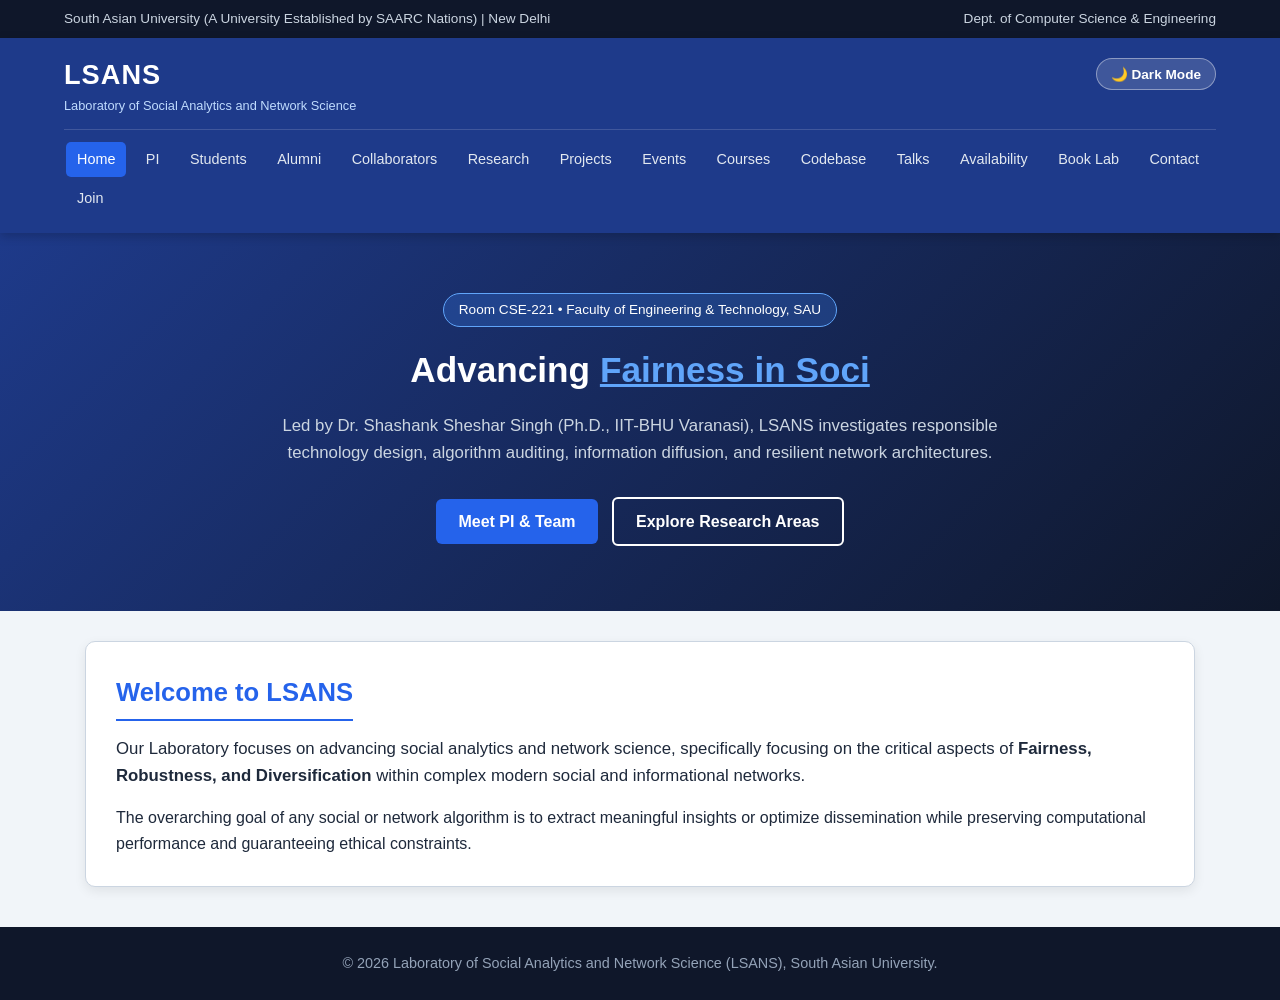
<file: index.html>
<!DOCTYPE html>
<html lang="en">
<head>
    <meta charset="UTF-8">
    <title>LSANS | South Asian University</title>
    <link rel="stylesheet" href="style.css">
</head>
<body>
    <div class="top-bar">
        <div class="top-bar-left">South Asian University (A University Established by SAARC Nations) | New Delhi</div>
        <div class="top-bar-right">Dept. of Computer Science & Engineering</div>
    </div>

    <header class="site-header">
        <div class="lab-brand">
            <h1>LSANS</h1>
            <p>Laboratory of Social Analytics and Network Science</p>
        </div>
        <button id="themeBtn" class="theme-toggle" onclick="toggleTheme()">🌙 Dark Mode</button>
        <nav class="navbar">
            <a href="index.html" class="nav-link active">Home</a>
            <a href="pi.html" class="nav-link">PI</a>
            <a href="students.html" class="nav-link">Students</a>
            <a href="alumni.html" class="nav-link">Alumni</a>
            <a href="collaborators.html" class="nav-link">Collaborators</a>
            <a href="research.html" class="nav-link">Research</a>
            <a href="projects.html" class="nav-link">Projects</a>
            <a href="events.html" class="nav-link">Events</a>
            <a href="courses.html" class="nav-link">Courses</a>
            <a href="codebase.html" class="nav-link">Codebase</a>
            <a href="talks.html" class="nav-link">Talks</a>
            <a href="availability.html" class="nav-link">Availability</a>
            <a href="book-lab.html" class="nav-link">Book Lab</a>
            <a href="contact.html" class="nav-link">Contact</a>
            <a href="join.html" class="nav-link">Join</a>
        </nav>
    </header>

    <section class="hero-section">
        <span class="badge">Room CSE-221 • Faculty of Engineering & Technology, SAU</span>
        <h2>Advancing <span id="typingText" style="color: #60a5fa; text-decoration: underline;">Fairness in Social Networks</span></h2>
        <p>Led by Dr. Shashank Sheshar Singh (Ph.D., IIT-BHU Varanasi), LSANS investigates responsible technology design, algorithm auditing, information diffusion, and resilient network architectures.</p>
        <a href="pi.html" class="btn btn-primary">Meet PI & Team</a>
        <a href="research.html" class="btn btn-outline">Explore Research Areas</a>
    </section>

    <main class="container">
        <section class="card-section">
            <h2 class="section-title">Welcome to LSANS</h2>
            <p class="lead-text">Our Laboratory focuses on advancing social analytics and network science, specifically focusing on the critical aspects of <strong>Fairness, Robustness, and Diversification</strong> within complex modern social and informational networks.</p>
            <p>The overarching goal of any social or network algorithm is to extract meaningful insights or optimize dissemination while preserving computational performance and guaranteeing ethical constraints.</p>
        </section>
    </main>

    <footer class="site-footer">
        <p>© 2026 Laboratory of Social Analytics and Network Science (LSANS), South Asian University.</p>
    </footer>
    <button id="backToTop" onclick="scrollToTop()">↑</button>
    <script src="script.js"></script>
</body>
</html>
</file>
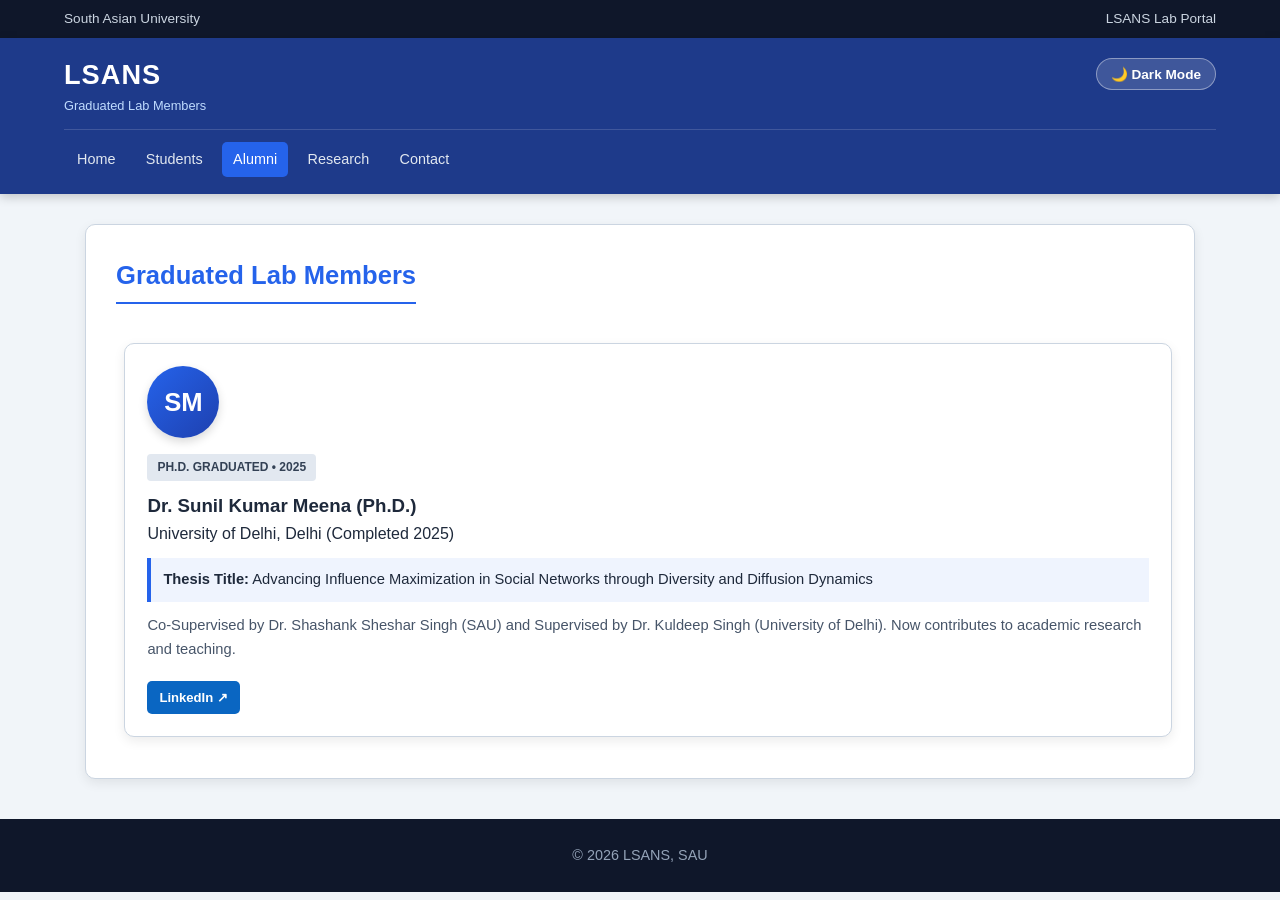
<file: alumni.html>
<!DOCTYPE html>
<html lang="en">
<head>
    <meta charset="UTF-8">
    <title>Alumni | LSANS</title>
    <link rel="stylesheet" href="style.css">
</head>
<body>
    <div class="top-bar"><div class="top-bar-left">South Asian University</div><div class="top-bar-right">LSANS Lab Portal</div></div>
    <header class="site-header">
        <div class="lab-brand"><h1>LSANS</h1><p>Graduated Lab Members</p></div>
        <button id="themeBtn" class="theme-toggle" onclick="toggleTheme()">🌙 Dark Mode</button>
        <nav class="navbar">
            <a href="index.html" class="nav-link">Home</a>
            <a href="students.html" class="nav-link">Students</a>
            <a href="alumni.html" class="nav-link active">Alumni</a>
            <a href="research.html" class="nav-link">Research</a>
            <a href="contact.html" class="nav-link">Contact</a>
        </nav>
    </header>

    <main class="container">
        <section class="card-section">
            <h2 class="section-title">Graduated Lab Members</h2>
            <div class="member-card" style="width:100%; margin-top:1.5rem;">
                <div class="avatar-circle av-blue">SM</div>
                <span class="role-tag tag-alumni">Ph.D. Graduated • 2025</span>
                <h3>Dr. Sunil Kumar Meena (Ph.D.)</h3>
                <p class="qual-text">University of Delhi, Delhi (Completed 2025)</p>
                <div class="thesis-box"><strong>Thesis Title:</strong> Advancing Influence Maximization in Social Networks through Diversity and Diffusion Dynamics</div>
                <p class="bio-text">Co-Supervised by Dr. Shashank Sheshar Singh (SAU) and Supervised by Dr. Kuldeep Singh (University of Delhi). Now contributes to academic research and teaching.</p>
                <div class="social-links">
                    <a href="https://www.linkedin.com/in/sunil-kumar-970707285/" target="_blank" class="social-btn linkedin-btn">LinkedIn ↗</a>
                </div>
            </div>
        </section>
    </main>

    <footer class="site-footer"><p>© 2026 LSANS, SAU</p></footer>
    <button id="backToTop" onclick="scrollToTop()">↑</button>
    <script src="script.js"></script>
</body>
</html>
</file>
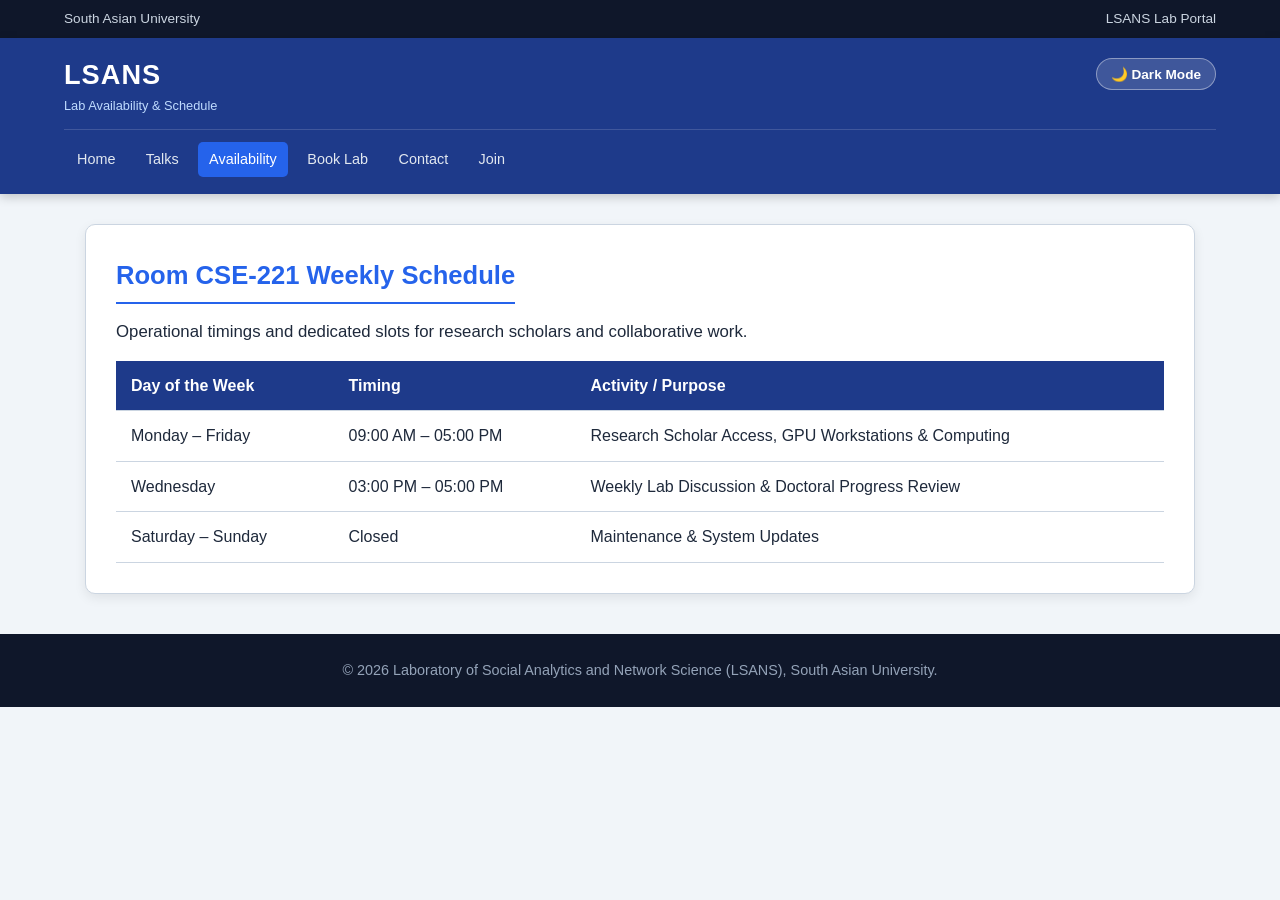
<file: availability.html>
<!DOCTYPE html>
<html lang="en">
<head>
    <meta charset="UTF-8">
    <title>Lab Availability | LSANS</title>
    <link rel="stylesheet" href="style.css">
</head>
<body>
    <div class="top-bar">
        <div class="top-bar-left">South Asian University</div>
        <div class="top-bar-right">LSANS Lab Portal</div>
    </div>

    <header class="site-header">
        <div class="lab-brand">
            <h1>LSANS</h1>
            <p>Lab Availability & Schedule</p>
        </div>
        <button id="themeBtn" class="theme-toggle" onclick="toggleTheme()">🌙 Dark Mode</button>
        <nav class="navbar">
            <a href="index.html" class="nav-link">Home</a>
            <a href="talks.html" class="nav-link">Talks</a>
            <a href="availability.html" class="nav-link active">Availability</a>
            <a href="book-lab.html" class="nav-link">Book Lab</a>
            <a href="contact.html" class="nav-link">Contact</a>
            <a href="join.html" class="nav-link">Join</a>
        </nav>
    </header>

    <main class="container">
        <section class="card-section">
            <h2 class="section-title">Room CSE-221 Weekly Schedule</h2>
            <p class="lead-text">Operational timings and dedicated slots for research scholars and collaborative work.</p>
            
            <table class="styled-table">
                <thead>
                    <tr>
                        <th>Day of the Week</th>
                        <th>Timing</th>
                        <th>Activity / Purpose</th>
                    </tr>
                </thead>
                <tbody>
                    <tr>
                        <td>Monday – Friday</td>
                        <td>09:00 AM – 05:00 PM</td>
                        <td>Research Scholar Access, GPU Workstations & Computing</td>
                    </tr>
                    <tr>
                        <td>Wednesday</td>
                        <td>03:00 PM – 05:00 PM</td>
                        <td>Weekly Lab Discussion & Doctoral Progress Review</td>
                    </tr>
                    <tr>
                        <td>Saturday – Sunday</td>
                        <td>Closed</td>
                        <td>Maintenance & System Updates</td>
                    </tr>
                </tbody>
            </table>
        </section>
    </main>

    <footer class="site-footer">
        <p>© 2026 Laboratory of Social Analytics and Network Science (LSANS), South Asian University.</p>
    </footer>
    <button id="backToTop" onclick="scrollToTop()">↑</button>
    <script src="script.js"></script>
</body>
</html>
</file>
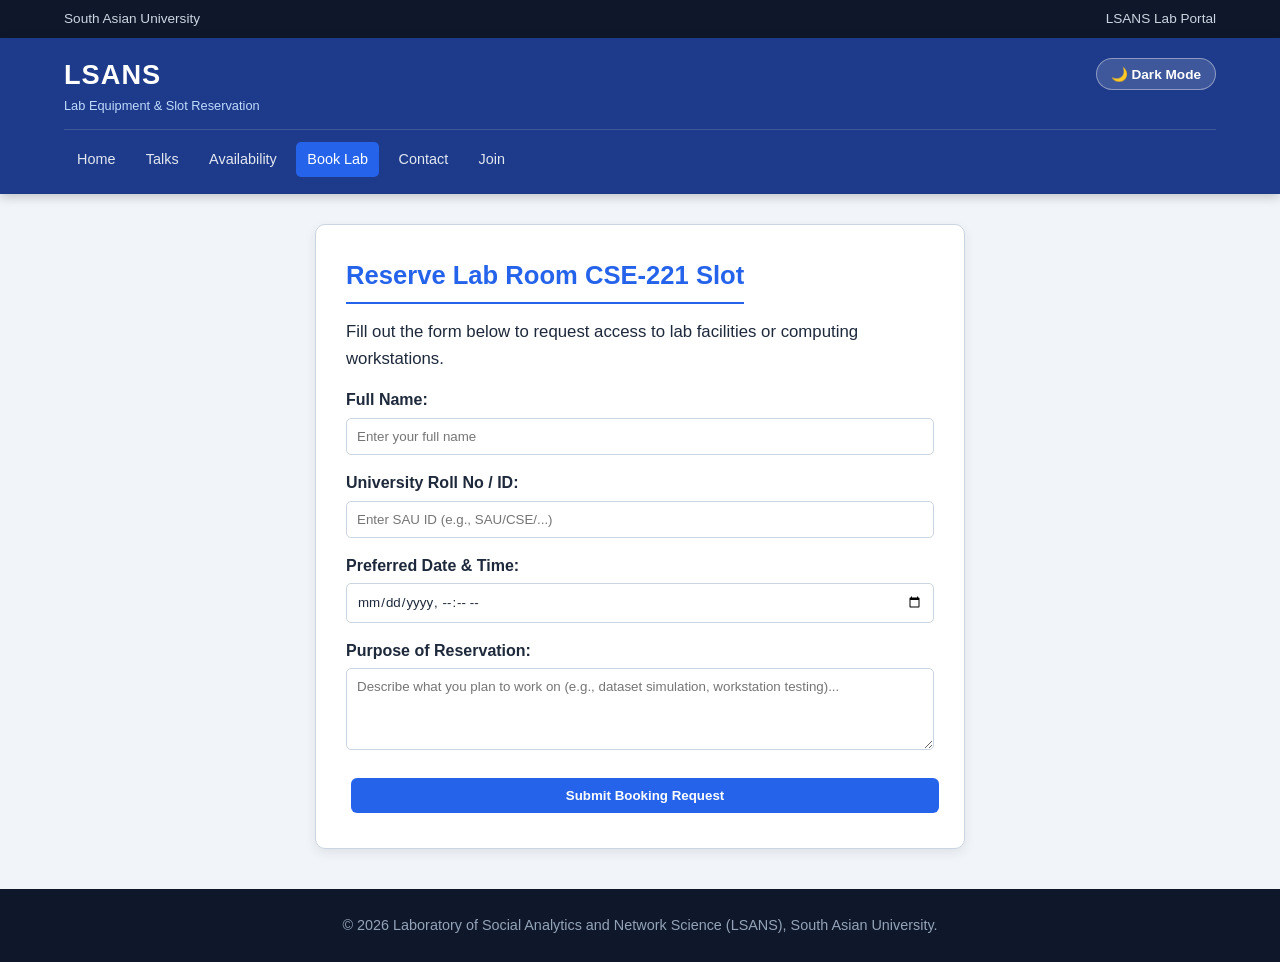
<file: book-lab.html>
<!DOCTYPE html>
<html lang="en">
<head>
    <meta charset="UTF-8">
    <title>Book Lab Slot | LSANS</title>
    <link rel="stylesheet" href="style.css">
</head>
<body>
    <div class="top-bar">
        <div class="top-bar-left">South Asian University</div>
        <div class="top-bar-right">LSANS Lab Portal</div>
    </div>

    <header class="site-header">
        <div class="lab-brand">
            <h1>LSANS</h1>
            <p>Lab Equipment & Slot Reservation</p>
        </div>
        <button id="themeBtn" class="theme-toggle" onclick="toggleTheme()">🌙 Dark Mode</button>
        <nav class="navbar">
            <a href="index.html" class="nav-link">Home</a>
            <a href="talks.html" class="nav-link">Talks</a>
            <a href="availability.html" class="nav-link">Availability</a>
            <a href="book-lab.html" class="nav-link active">Book Lab</a>
            <a href="contact.html" class="nav-link">Contact</a>
            <a href="join.html" class="nav-link">Join</a>
        </nav>
    </header>

    <main class="container">
        <section class="card-section" style="max-width: 650px; margin: 0 auto;">
            <h2 class="section-title">Reserve Lab Room CSE-221 Slot</h2>
            <p class="lead-text">Fill out the form below to request access to lab facilities or computing workstations.</p>
            
            <form onsubmit="submitForm(event)">
                <div class="form-group">
                    <label>Full Name:</label>
                    <input type="text" required placeholder="Enter your full name">
                </div>
                <div class="form-group">
                    <label>University Roll No / ID:</label>
                    <input type="text" required placeholder="Enter SAU ID (e.g., SAU/CSE/...)">
                </div>
                <div class="form-group">
                    <label>Preferred Date & Time:</label>
                    <input type="datetime-local" required>
                </div>
                <div class="form-group">
                    <label>Purpose of Reservation:</label>
                    <textarea rows="4" required placeholder="Describe what you plan to work on (e.g., dataset simulation, workstation testing)..."></textarea>
                </div>
                <button type="submit" class="btn btn-primary" style="width: 100%;">Submit Booking Request</button>
            </form>
        </section>
    </main>

    <footer class="site-footer">
        <p>© 2026 Laboratory of Social Analytics and Network Science (LSANS), South Asian University.</p>
    </footer>
    <button id="backToTop" onclick="scrollToTop()">↑</button>
    <script src="script.js"></script>
</body>
</html>
</file>
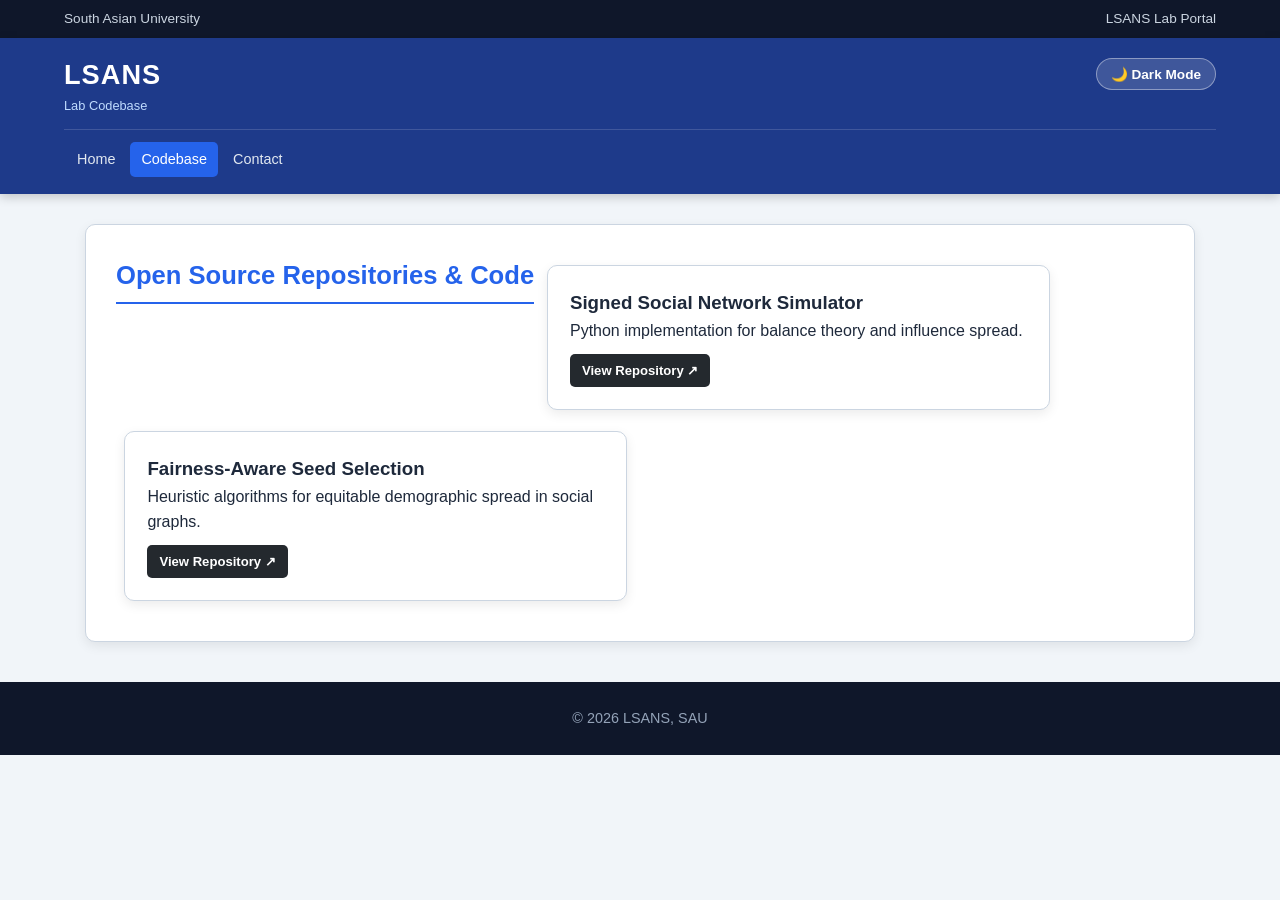
<file: codebase.html>
<!DOCTYPE html>
<html lang="en">
<head>
    <meta charset="UTF-8">
    <title>Codebase | LSANS</title>
    <link rel="stylesheet" href="style.css">
</head>
<body>
    <div class="top-bar"><div class="top-bar-left">South Asian University</div><div class="top-bar-right">LSANS Lab Portal</div></div>
    <header class="site-header">
        <div class="lab-brand"><h1>LSANS</h1><p>Lab Codebase</p></div>
        <button id="themeBtn" class="theme-toggle" onclick="toggleTheme()">🌙 Dark Mode</button>
        <nav class="navbar"><a href="index.html" class="nav-link">Home</a><a href="codebase.html" class="nav-link active">Codebase</a><a href="contact.html" class="nav-link">Contact</a></nav>
    </header>
    <main class="container">
        <section class="card-section">
            <h2 class="section-title">Open Source Repositories & Code</h2>
            <div class="member-card"><h3>Signed Social Network Simulator</h3><p>Python implementation for balance theory and influence spread.</p><a href="https://github.com" target="_blank" class="social-btn github-btn" style="display:inline-block; margin-top:10px;">View Repository ↗</a></div>
            <div class="member-card"><h3>Fairness-Aware Seed Selection</h3><p>Heuristic algorithms for equitable demographic spread in social graphs.</p><a href="https://github.com" target="_blank" class="social-btn github-btn" style="display:inline-block; margin-top:10px;">View Repository ↗</a></div>
        </section>
    </main>
    <footer class="site-footer"><p>© 2026 LSANS, SAU</p></footer>
    <button id="backToTop" onclick="scrollToTop()">↑</button>
    <script src="script.js"></script>
</body>
</html>
</file>
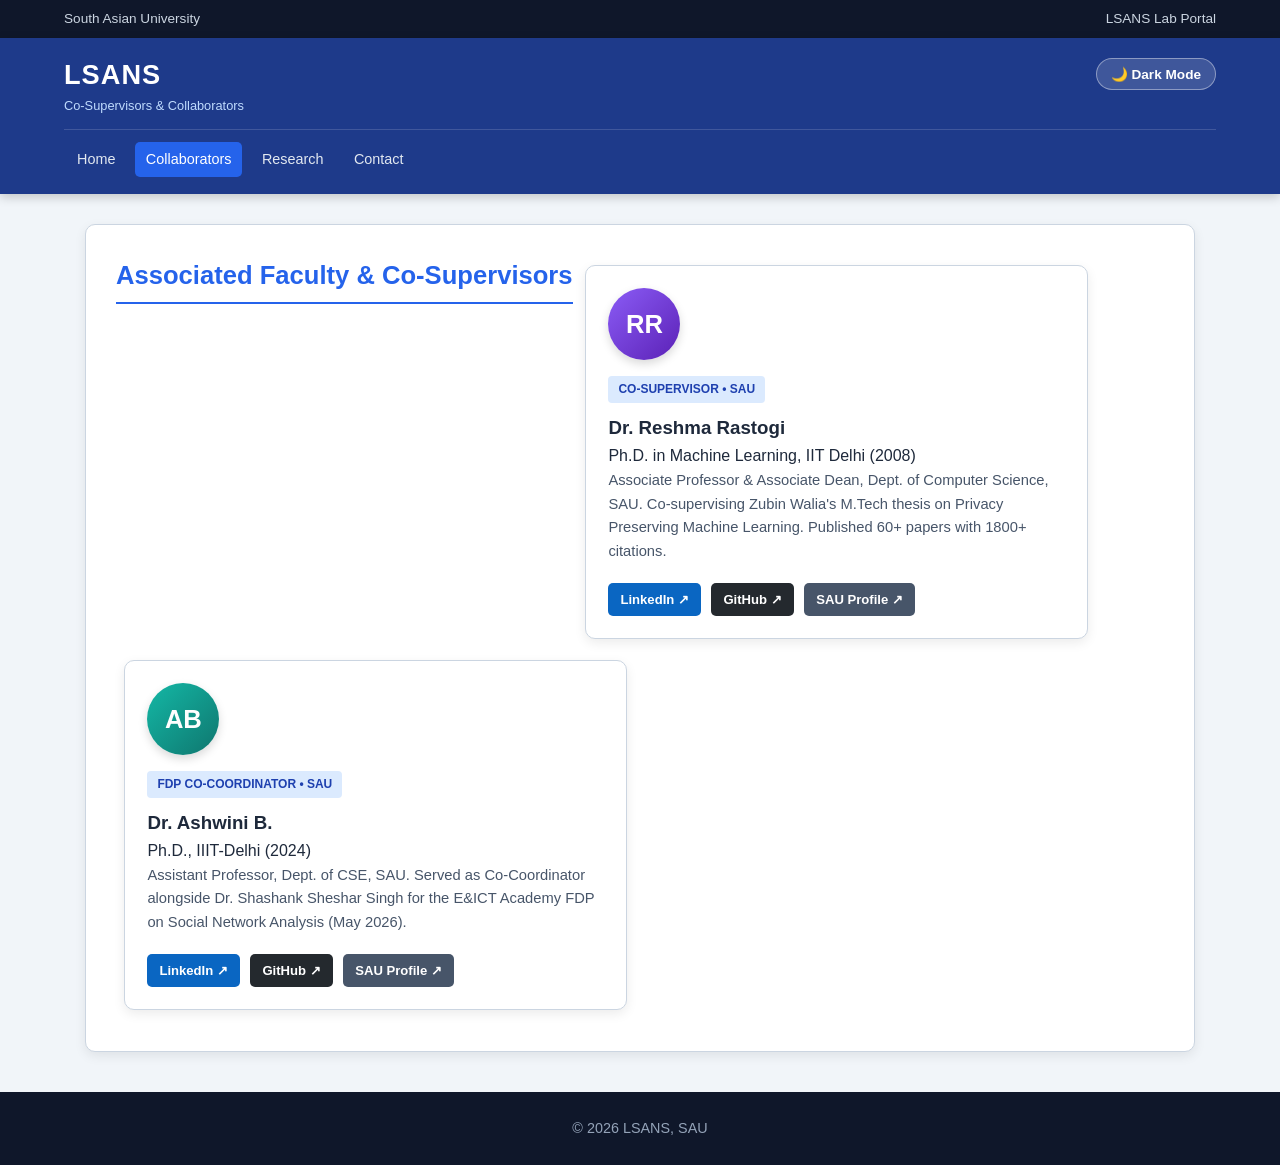
<file: collaborators.html>
<!DOCTYPE html>
<html lang="en">
<head>
    <meta charset="UTF-8">
    <title>Collaborators | LSANS</title>
    <link rel="stylesheet" href="style.css">
</head>
<body>
    <div class="top-bar"><div class="top-bar-left">South Asian University</div><div class="top-bar-right">LSANS Lab Portal</div></div>
    <header class="site-header">
        <div class="lab-brand"><h1>LSANS</h1><p>Co-Supervisors & Collaborators</p></div>
        <button id="themeBtn" class="theme-toggle" onclick="toggleTheme()">🌙 Dark Mode</button>
        <nav class="navbar">
            <a href="index.html" class="nav-link">Home</a>
            <a href="collaborators.html" class="nav-link active">Collaborators</a>
            <a href="research.html" class="nav-link">Research</a>
            <a href="contact.html" class="nav-link">Contact</a>
        </nav>
    </header>

    <main class="container">
        <section class="card-section">
            <h2 class="section-title">Associated Faculty & Co-Supervisors</h2>
            <div class="member-card">
                <div class="avatar-circle av-purple">RR</div>
                <span class="role-tag tag-pi">Co-Supervisor • SAU</span>
                <h3>Dr. Reshma Rastogi</h3>
                <p class="qual-text">Ph.D. in Machine Learning, IIT Delhi (2008)</p>
                <p class="bio-text">Associate Professor & Associate Dean, Dept. of Computer Science, SAU. Co-supervising Zubin Walia's M.Tech thesis on Privacy Preserving Machine Learning. Published 60+ papers with 1800+ citations.</p>
                <div class="social-links">
                    <a href="https://www.linkedin.com/search/results/all/?keywords=Dr.%20Reshma%20Rastogi%20South%20Asian%20University" target="_blank" class="social-btn linkedin-btn">LinkedIn ↗</a>
                    <a href="https://github.com/search?q=Reshma+Rastogi" target="_blank" class="social-btn github-btn">GitHub ↗</a>
                    <a href="https://sau.int/faculty/reshma-rastogi/" target="_blank" class="social-btn sau-btn">SAU Profile ↗</a>
                </div>
            </div>

            <div class="member-card">
                <div class="avatar-circle av-teal">AB</div>
                <span class="role-tag tag-pi">FDP Co-Coordinator • SAU</span>
                <h3>Dr. Ashwini B.</h3>
                <p class="qual-text">Ph.D., IIIT-Delhi (2024)</p>
                <p class="bio-text">Assistant Professor, Dept. of CSE, SAU. Served as Co-Coordinator alongside Dr. Shashank Sheshar Singh for the E&ICT Academy FDP on Social Network Analysis (May 2026).</p>
                <div class="social-links">
                    <a href="https://www.linkedin.com/search/results/all/?keywords=Ashwini%20B%20South%20Asian%20University" target="_blank" class="social-btn linkedin-btn">LinkedIn ↗</a>
                    <a href="https://github.com/search?q=Ashwini+B+IIITD" target="_blank" class="social-btn github-btn">GitHub ↗</a>
                    <a href="https://sau.int/faculty/ashwini-b/" target="_blank" class="social-btn sau-btn">SAU Profile ↗</a>
                </div>
            </div>
        </section>
    </main>

    <footer class="site-footer"><p>© 2026 LSANS, SAU</p></footer>
    <button id="backToTop" onclick="scrollToTop()">↑</button>
    <script src="script.js"></script>
</body>
</html>
</file>
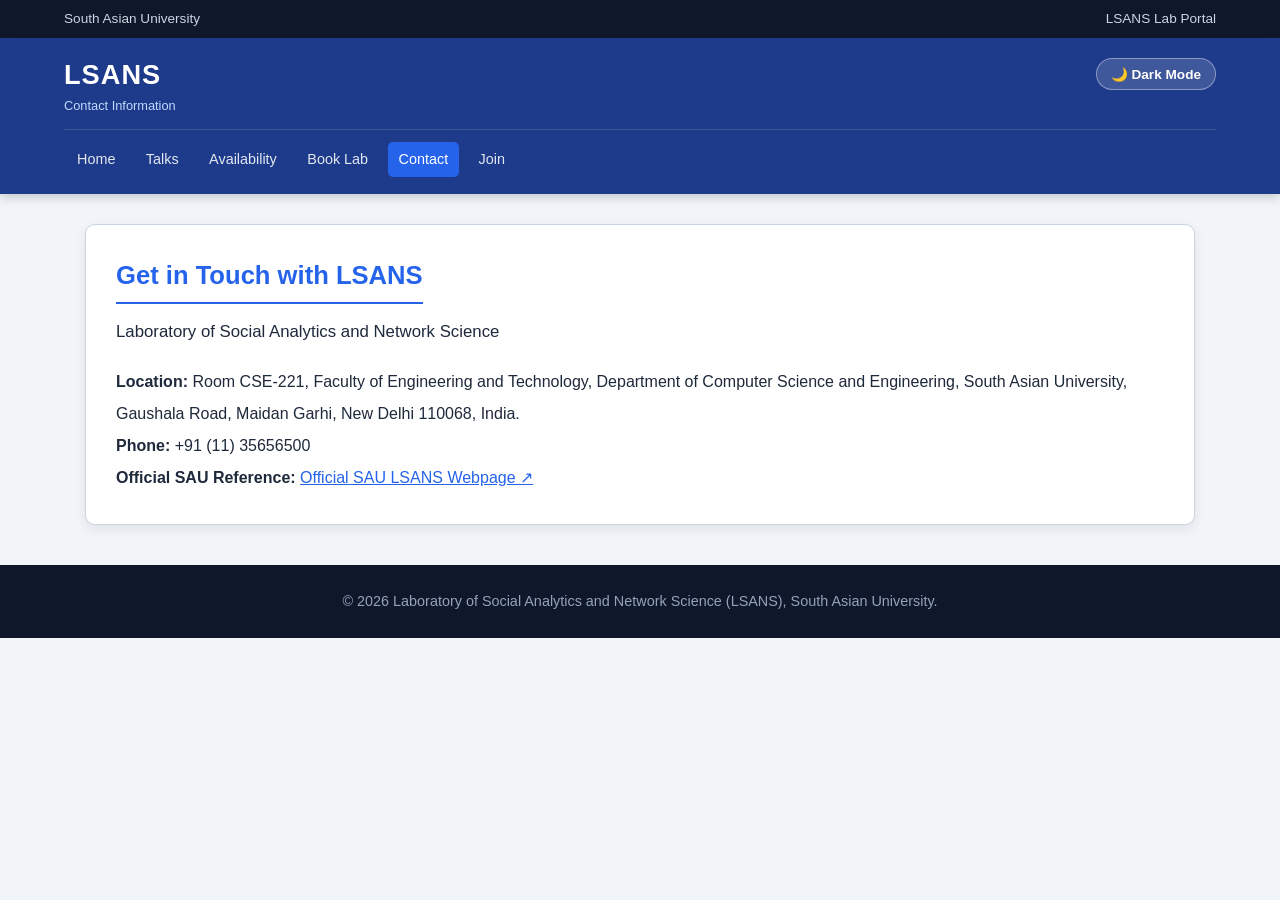
<file: contact.html>
<!DOCTYPE html>
<html lang="en">
<head>
    <meta charset="UTF-8">
    <title>Contact Us | LSANS</title>
    <link rel="stylesheet" href="style.css">
</head>
<body>
    <div class="top-bar">
        <div class="top-bar-left">South Asian University</div>
        <div class="top-bar-right">LSANS Lab Portal</div>
    </div>

    <header class="site-header">
        <div class="lab-brand">
            <h1>LSANS</h1>
            <p>Contact Information</p>
        </div>
        <button id="themeBtn" class="theme-toggle" onclick="toggleTheme()">🌙 Dark Mode</button>
        <nav class="navbar">
            <a href="index.html" class="nav-link">Home</a>
            <a href="talks.html" class="nav-link">Talks</a>
            <a href="availability.html" class="nav-link">Availability</a>
            <a href="book-lab.html" class="nav-link">Book Lab</a>
            <a href="contact.html" class="nav-link active">Contact</a>
            <a href="join.html" class="nav-link">Join</a>
        </nav>
    </header>

    <main class="container">
        <section class="card-section">
            <h2 class="section-title">Get in Touch with LSANS</h2>
            <p class="lead-text">Laboratory of Social Analytics and Network Science</p>
            
            <div style="margin-top: 20px; line-height: 2rem;">
                <p><strong>Location:</strong> Room CSE-221, Faculty of Engineering and Technology, Department of Computer Science and Engineering, South Asian University, Gaushala Road, Maidan Garhi, New Delhi 110068, India.</p>
                <p><strong>Phone:</strong> +91 (11) 35656500</p>
                <p><strong>Official SAU Reference:</strong> <a href="https://sau.int/lab-of-social-analytics-and-network-science-lsans/" target="_blank" style="color: var(--accent);">Official SAU LSANS Webpage ↗</a></p>
            </div>
        </section>
    </main>

    <footer class="site-footer">
        <p>© 2026 Laboratory of Social Analytics and Network Science (LSANS), South Asian University.</p>
    </footer>
    <button id="backToTop" onclick="scrollToTop()">↑</button>
    <script src="script.js"></script>
</body>
</html>
</file>
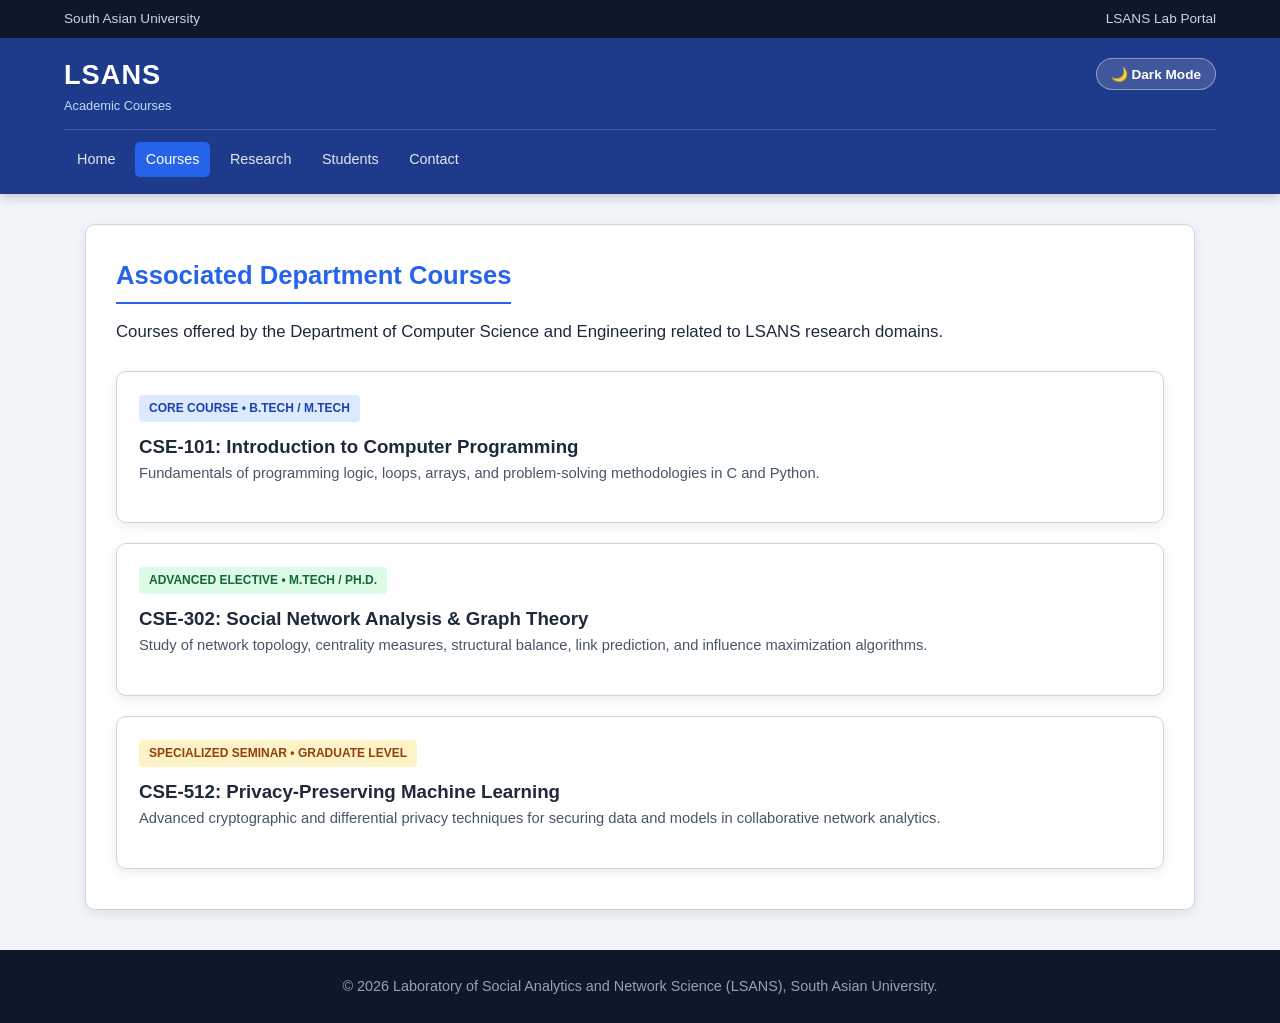
<file: courses.html>
<!DOCTYPE html>
<html lang="en">
<head>
    <meta charset="UTF-8">
    <title>Courses | LSANS</title>
    <link rel="stylesheet" href="style.css">
</head>
<body>
    <div class="top-bar">
        <div class="top-bar-left">South Asian University</div>
        <div class="top-bar-right">LSANS Lab Portal</div>
    </div>

    <header class="site-header">
        <div class="lab-brand">
            <h1>LSANS</h1>
            <p>Academic Courses</p>
        </div>
        <button id="themeBtn" class="theme-toggle" onclick="toggleTheme()">🌙 Dark Mode</button>
        <nav class="navbar">
            <a href="index.html" class="nav-link">Home</a>
            <a href="courses.html" class="nav-link active">Courses</a>
            <a href="research.html" class="nav-link">Research</a>
            <a href="students.html" class="nav-link">Students</a>
            <a href="contact.html" class="nav-link">Contact</a>
        </nav>
    </header>

    <main class="container">
        <section class="card-section">
            <h2 class="section-title">Associated Department Courses</h2>
            <p class="lead-text">Courses offered by the Department of Computer Science and Engineering related to LSANS research domains.</p>
            
            <div class="member-card" style="width: 100%; margin: 10px 0;">
                <span class="role-tag tag-pi">Core Course • B.Tech / M.Tech</span>
                <h3>CSE-101: Introduction to Computer Programming</h3>
                <p class="bio-text">Fundamentals of programming logic, loops, arrays, and problem-solving methodologies in C and Python.</p>
            </div>

            <div class="member-card" style="width: 100%; margin: 10px 0;">
                <span class="role-tag tag-phd">Advanced Elective • M.Tech / Ph.D.</span>
                <h3>CSE-302: Social Network Analysis & Graph Theory</h3>
                <p class="bio-text">Study of network topology, centrality measures, structural balance, link prediction, and influence maximization algorithms.</p>
            </div>

            <div class="member-card" style="width: 100%; margin: 10px 0;">
                <span class="role-tag tag-mtech">Specialized Seminar • Graduate Level</span>
                <h3>CSE-512: Privacy-Preserving Machine Learning</h3>
                <p class="bio-text">Advanced cryptographic and differential privacy techniques for securing data and models in collaborative network analytics.</p>
            </div>
        </section>
    </main>

    <footer class="site-footer">
        <p>© 2026 Laboratory of Social Analytics and Network Science (LSANS), South Asian University.</p>
    </footer>
    <button id="backToTop" onclick="scrollToTop()">↑</button>
    <script src="script.js"></script>
</body>
</html>
</file>
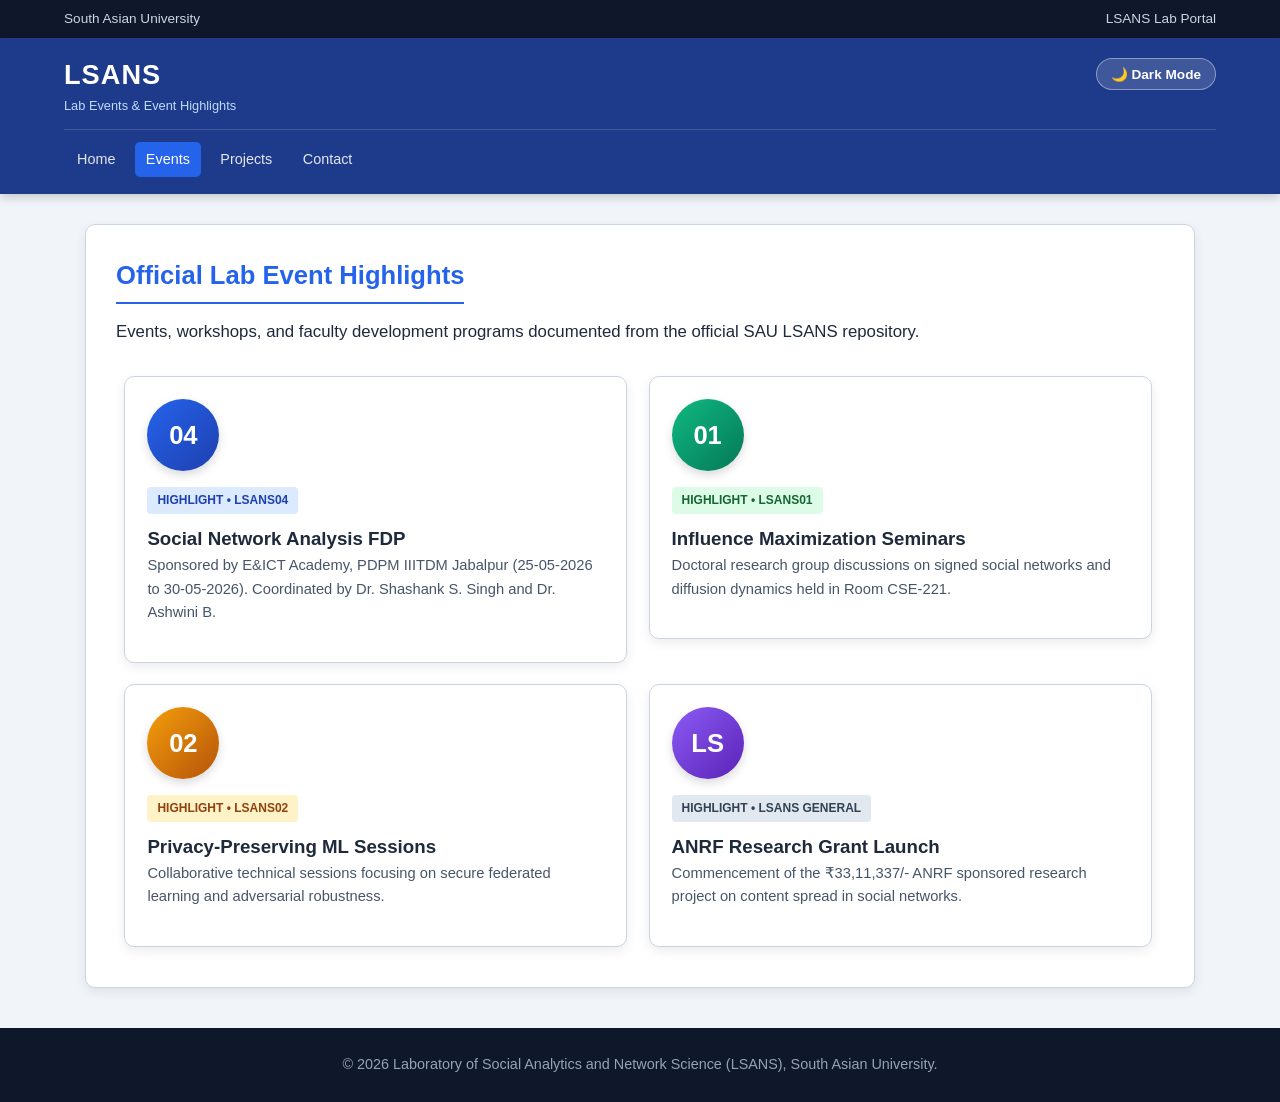
<file: events.html>
<!DOCTYPE html>
<html lang="en">
<head>
    <meta charset="UTF-8">
    <title>Lab Events & Highlights | LSANS</title>
    <link rel="stylesheet" href="style.css">
</head>
<body>
    <div class="top-bar">
        <div class="top-bar-left">South Asian University</div>
        <div class="top-bar-right">LSANS Lab Portal</div>
    </div>

    <header class="site-header">
        <div class="lab-brand">
            <h1>LSANS</h1>
            <p>Lab Events & Event Highlights</p>
        </div>
        <button id="themeBtn" class="theme-toggle" onclick="toggleTheme()">🌙 Dark Mode</button>
        <nav class="navbar">
            <a href="index.html" class="nav-link">Home</a>
            <a href="events.html" class="nav-link active">Events</a>
            <a href="projects.html" class="nav-link">Projects</a>
            <a href="contact.html" class="nav-link">Contact</a>
        </nav>
    </header>

    <main class="container">
        <section class="card-section">
            <h2 class="section-title">Official Lab Event Highlights</h2>
            <p class="lead-text">Events, workshops, and faculty development programs documented from the official SAU LSANS repository.</p>

            <div class="members-grid" style="margin-top: 20px;">
                <!-- Event 1 -->
                <div class="member-card">
                    <div class="avatar-circle av-blue">04</div>
                    <span class="role-tag tag-pi">Highlight • LSANS04</span>
                    <h3>Social Network Analysis FDP</h3>
                    <p class="bio-text">Sponsored by E&ICT Academy, PDPM IIITDM Jabalpur (25-05-2026 to 30-05-2026). Coordinated by Dr. Shashank S. Singh and Dr. Ashwini B.</p>
                </div>

                <!-- Event 2 -->
                <div class="member-card">
                    <div class="avatar-circle av-green">01</div>
                    <span class="role-tag tag-phd">Highlight • LSANS01</span>
                    <h3>Influence Maximization Seminars</h3>
                    <p class="bio-text">Doctoral research group discussions on signed social networks and diffusion dynamics held in Room CSE-221.</p>
                </div>

                <!-- Event 3 -->
                <div class="member-card">
                    <div class="avatar-circle av-orange">02</div>
                    <span class="role-tag tag-mtech">Highlight • LSANS02</span>
                    <h3>Privacy-Preserving ML Sessions</h3>
                    <p class="bio-text">Collaborative technical sessions focusing on secure federated learning and adversarial robustness.</p>
                </div>

                <!-- Event 4 -->
                <div class="member-card">
                    <div class="avatar-circle av-purple">LS</div>
                    <span class="role-tag tag-alumni">Highlight • LSANS General</span>
                    <h3>ANRF Research Grant Launch</h3>
                    <p class="bio-text">Commencement of the ₹33,11,337/- ANRF sponsored research project on content spread in social networks.</p>
                </div>
            </div>
        </section>
    </main>

    <footer class="site-footer">
        <p>© 2026 Laboratory of Social Analytics and Network Science (LSANS), South Asian University.</p>
    </footer>
    <button id="backToTop" onclick="scrollToTop()">↑</button>
    <script src="script.js"></script>
</body>
</html>
</file>
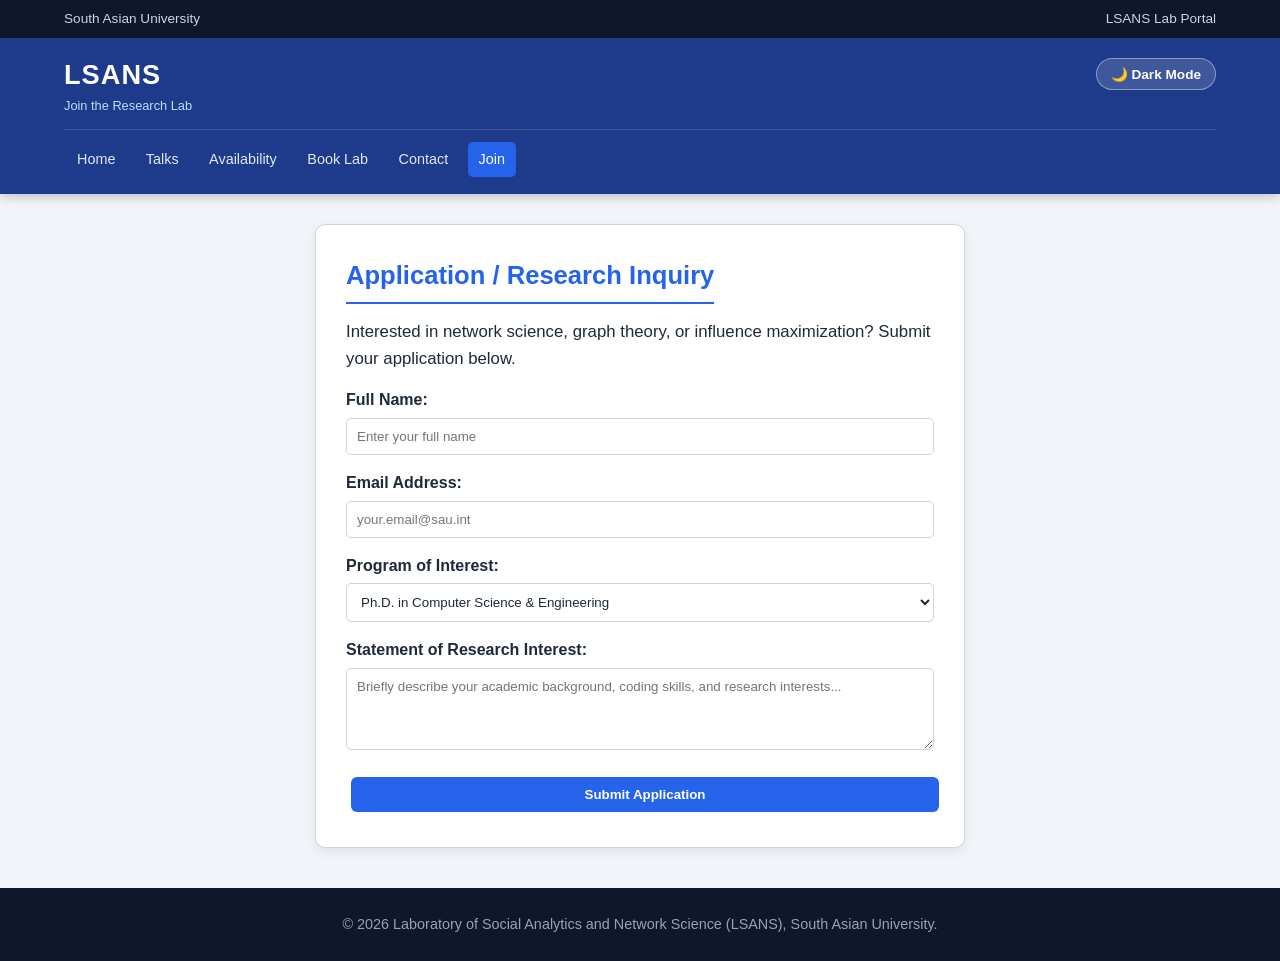
<file: join.html>
<!DOCTYPE html>
<html lang="en">
<head>
    <meta charset="UTF-8">
    <title>Join LSANS | South Asian University</title>
    <link rel="stylesheet" href="style.css">
</head>
<body>
    <div class="top-bar">
        <div class="top-bar-left">South Asian University</div>
        <div class="top-bar-right">LSANS Lab Portal</div>
    </div>

    <header class="site-header">
        <div class="lab-brand">
            <h1>LSANS</h1>
            <p>Join the Research Lab</p>
        </div>
        <button id="themeBtn" class="theme-toggle" onclick="toggleTheme()">🌙 Dark Mode</button>
        <nav class="navbar">
            <a href="index.html" class="nav-link">Home</a>
            <a href="talks.html" class="nav-link">Talks</a>
            <a href="availability.html" class="nav-link">Availability</a>
            <a href="book-lab.html" class="nav-link">Book Lab</a>
            <a href="contact.html" class="nav-link">Contact</a>
            <a href="join.html" class="nav-link active">Join</a>
        </nav>
    </header>

    <main class="container">
        <section class="card-section" style="max-width: 650px; margin: 0 auto;">
            <h2 class="section-title">Application / Research Inquiry</h2>
            <p class="lead-text">Interested in network science, graph theory, or influence maximization? Submit your application below.</p>
            
            <form onsubmit="submitForm(event)">
                <div class="form-group">
                    <label>Full Name:</label>
                    <input type="text" required placeholder="Enter your full name">
                </div>
                <div class="form-group">
                    <label>Email Address:</label>
                    <input type="email" required placeholder="your.email@sau.int">
                </div>
                <div class="form-group">
                    <label>Program of Interest:</label>
                    <select>
                        <option>Ph.D. in Computer Science & Engineering</option>
                        <option>M.Tech in Computer Science</option>
                        <option>M.Sc. / IMP Research Intern</option>
                        <option>B.Tech Project Collaborator</option>
                    </select>
                </div>
                <div class="form-group">
                    <label>Statement of Research Interest:</label>
                    <textarea rows="4" required placeholder="Briefly describe your academic background, coding skills, and research interests..."></textarea>
                </div>
                <button type="submit" class="btn btn-primary" style="width: 100%;">Submit Application</button>
            </form>
        </section>
    </main>

    <footer class="site-footer">
        <p>© 2026 Laboratory of Social Analytics and Network Science (LSANS), South Asian University.</p>
    </footer>
    <button id="backToTop" onclick="scrollToTop()">↑</button>
    <script src="script.js"></script>
</body>
</html>
</file>
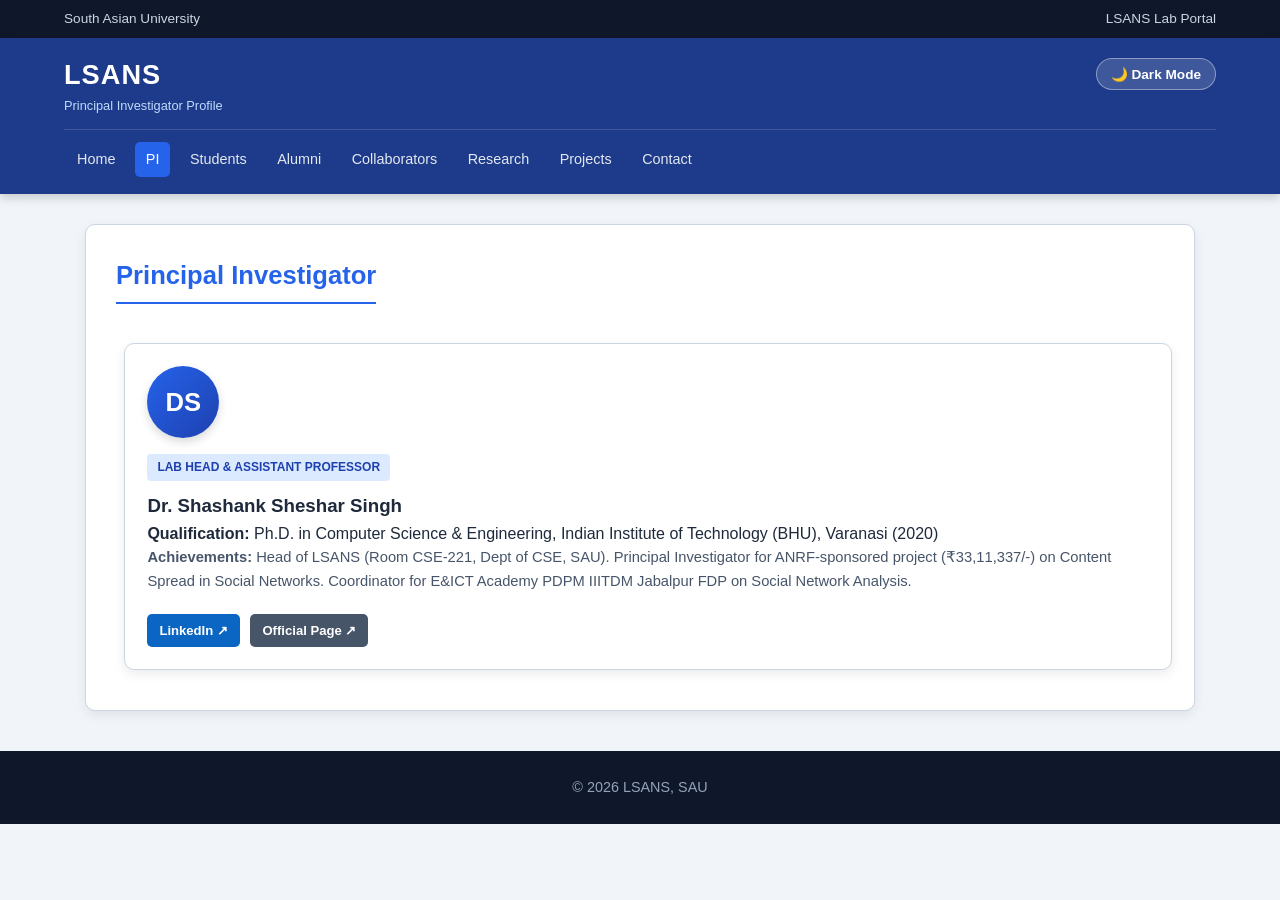
<file: pi.html>
<!DOCTYPE html>
<html lang="en">
<head>
    <meta charset="UTF-8">
    <title>Principal Investigator | LSANS</title>
    <link rel="stylesheet" href="style.css">
</head>
<body>
    <div class="top-bar"><div class="top-bar-left">South Asian University</div><div class="top-bar-right">LSANS Lab Portal</div></div>
    <header class="site-header">
        <div class="lab-brand"><h1>LSANS</h1><p>Principal Investigator Profile</p></div>
        <button id="themeBtn" class="theme-toggle" onclick="toggleTheme()">🌙 Dark Mode</button>
        <nav class="navbar">
            <a href="index.html" class="nav-link">Home</a>
            <a href="pi.html" class="nav-link active">PI</a>
            <a href="students.html" class="nav-link">Students</a>
            <a href="alumni.html" class="nav-link">Alumni</a>
            <a href="collaborators.html" class="nav-link">Collaborators</a>
            <a href="research.html" class="nav-link">Research</a>
            <a href="projects.html" class="nav-link">Projects</a>
            <a href="contact.html" class="nav-link">Contact</a>
        </nav>
    </header>

    <main class="container">
        <section class="card-section">
            <h2 class="section-title">Principal Investigator</h2>
            <div class="member-card" style="width:100%; margin-top:1.5rem;">
                <div class="avatar-circle av-blue">DS</div>
                <span class="role-tag tag-pi">Lab Head & Assistant Professor</span>
                <h3>Dr. Shashank Sheshar Singh</h3>
                <p class="qual-text"><strong>Qualification:</strong> Ph.D. in Computer Science & Engineering, Indian Institute of Technology (BHU), Varanasi (2020)</p>
                <p class="bio-text"><strong>Achievements:</strong> Head of LSANS (Room CSE-221, Dept of CSE, SAU). Principal Investigator for ANRF-sponsored project (₹33,11,337/-) on Content Spread in Social Networks. Coordinator for E&ICT Academy PDPM IIITDM Jabalpur FDP on Social Network Analysis.</p>
                <div class="social-links">
                    <a href="https://www.linkedin.com/in/drshashankssingh/" target="_blank" class="social-btn linkedin-btn">LinkedIn ↗</a>
                    <a href="https://sau.int/lab-of-social-analytics-and-network-science-lsans/" target="_blank" class="social-btn sau-btn">Official Page ↗</a>
                </div>
            </div>
        </section>
    </main>

    <footer class="site-footer"><p>© 2026 LSANS, SAU</p></footer>
    <button id="backToTop" onclick="scrollToTop()">↑</button>
    <script src="script.js"></script>
</body>
</html>
</file>
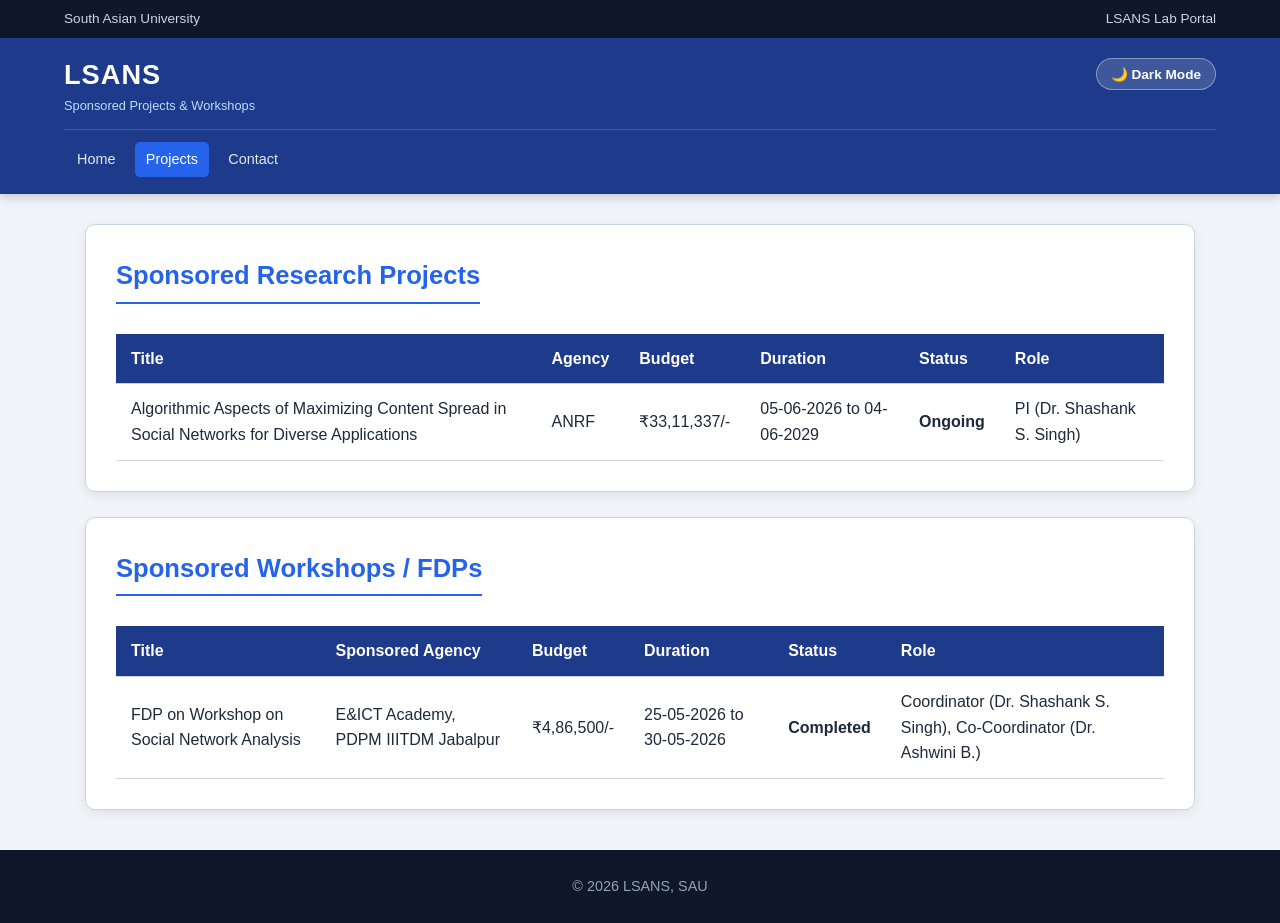
<file: projects.html>
<!DOCTYPE html>
<html lang="en">
<head>
    <meta charset="UTF-8">
    <title>Projects & FDPs | LSANS</title>
    <link rel="stylesheet" href="style.css">
</head>
<body>
    <div class="top-bar"><div class="top-bar-left">South Asian University</div><div class="top-bar-right">LSANS Lab Portal</div></div>
    <header class="site-header">
        <div class="lab-brand"><h1>LSANS</h1><p>Sponsored Projects & Workshops</p></div>
        <button id="themeBtn" class="theme-toggle" onclick="toggleTheme()">🌙 Dark Mode</button>
        <nav class="navbar">
            <a href="index.html" class="nav-link">Home</a>
            <a href="projects.html" class="nav-link active">Projects</a>
            <a href="contact.html" class="nav-link">Contact</a>
        </nav>
    </header>

    <main class="container">
        <section class="card-section">
            <h2 class="section-title">Sponsored Research Projects</h2>
            <table class="styled-table">
                <thead><tr><th>Title</th><th>Agency</th><th>Budget</th><th>Duration</th><th>Status</th><th>Role</th></tr></thead>
                <tbody>
                    <tr>
                        <td>Algorithmic Aspects of Maximizing Content Spread in Social Networks for Diverse Applications</td>
                        <td>ANRF</td>
                        <td>₹33,11,337/-</td>
                        <td>05-06-2026 to 04-06-2029</td>
                        <td><strong>Ongoing</strong></td>
                        <td>PI (Dr. Shashank S. Singh)</td>
                    </tr>
                </tbody>
            </table>
        </section>

        <section class="card-section">
            <h2 class="section-title">Sponsored Workshops / FDPs</h2>
            <table class="styled-table">
                <thead><tr><th>Title</th><th>Sponsored Agency</th><th>Budget</th><th>Duration</th><th>Status</th><th>Role</th></tr></thead>
                <tbody>
                    <tr>
                        <td>FDP on Workshop on Social Network Analysis</td>
                        <td>E&ICT Academy, PDPM IIITDM Jabalpur</td>
                        <td>₹4,86,500/-</td>
                        <td>25-05-2026 to 30-05-2026</td>
                        <td><strong>Completed</strong></td>
                        <td>Coordinator (Dr. Shashank S. Singh), Co-Coordinator (Dr. Ashwini B.)</td>
                    </tr>
                </tbody>
            </table>
        </section>
    </main>

    <footer class="site-footer"><p>© 2026 LSANS, SAU</p></footer>
    <button id="backToTop" onclick="scrollToTop()">↑</button>
    <script src="script.js"></script>
</body>
</html>
</file>
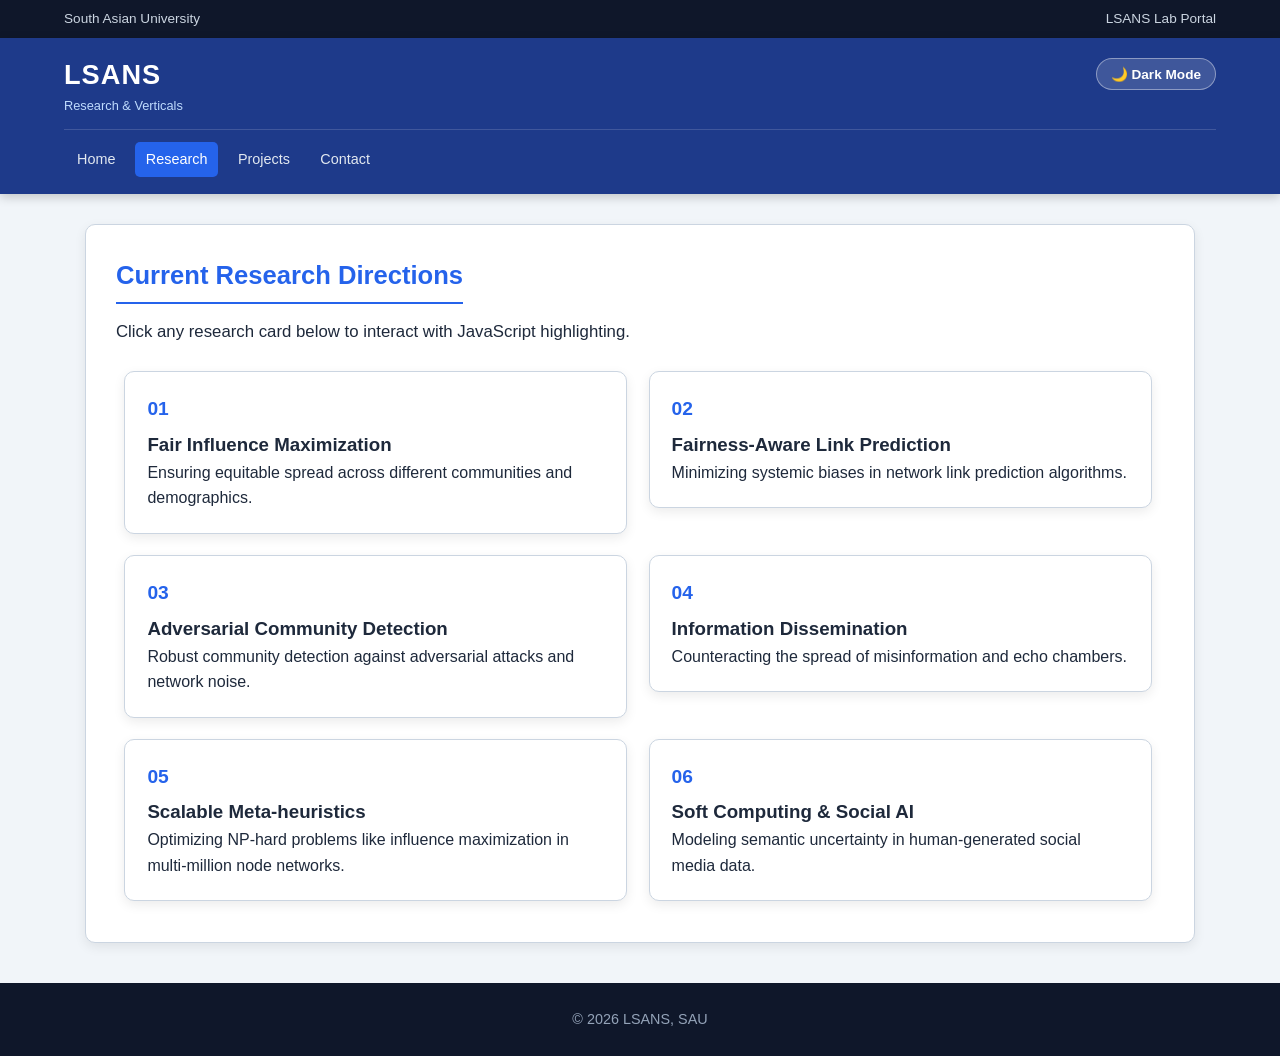
<file: research.html>
<!DOCTYPE html>
<html lang="en">
<head>
    <meta charset="UTF-8">
    <title>Research Focus | LSANS</title>
    <link rel="stylesheet" href="style.css">
</head>
<body>
    <div class="top-bar"><div class="top-bar-left">South Asian University</div><div class="top-bar-right">LSANS Lab Portal</div></div>
    <header class="site-header">
        <div class="lab-brand"><h1>LSANS</h1><p>Research & Verticals</p></div>
        <button id="themeBtn" class="theme-toggle" onclick="toggleTheme()">🌙 Dark Mode</button>
        <nav class="navbar">
            <a href="index.html" class="nav-link">Home</a>
            <a href="research.html" class="nav-link active">Research</a>
            <a href="projects.html" class="nav-link">Projects</a>
            <a href="contact.html" class="nav-link">Contact</a>
        </nav>
    </header>

    <main class="container">
        <section class="card-section">
            <h2 class="section-title">Current Research Directions</h2>
            <p class="lead-text">Click any research card below to interact with JavaScript highlighting.</p>
            <div class="research-card" onclick="toggleHighlight(this)"><span class="card-num">01</span><h3>Fair Influence Maximization</h3><p>Ensuring equitable spread across different communities and demographics.</p></div>
            <div class="research-card" onclick="toggleHighlight(this)"><span class="card-num">02</span><h3>Fairness-Aware Link Prediction</h3><p>Minimizing systemic biases in network link prediction algorithms.</p></div>
            <div class="research-card" onclick="toggleHighlight(this)"><span class="card-num">03</span><h3>Adversarial Community Detection</h3><p>Robust community detection against adversarial attacks and network noise.</p></div>
            <div class="research-card" onclick="toggleHighlight(this)"><span class="card-num">04</span><h3>Information Dissemination</h3><p>Counteracting the spread of misinformation and echo chambers.</p></div>
            <div class="research-card" onclick="toggleHighlight(this)"><span class="card-num">05</span><h3>Scalable Meta-heuristics</h3><p>Optimizing NP-hard problems like influence maximization in multi-million node networks.</p></div>
            <div class="research-card" onclick="toggleHighlight(this)"><span class="card-num">06</span><h3>Soft Computing & Social AI</h3><p>Modeling semantic uncertainty in human-generated social media data.</p></div>
        </section>
    </main>

    <footer class="site-footer"><p>© 2026 LSANS, SAU</p></footer>
    <button id="backToTop" onclick="scrollToTop()">↑</button>
    <script src="script.js"></script>
</body>
</html>
</file>
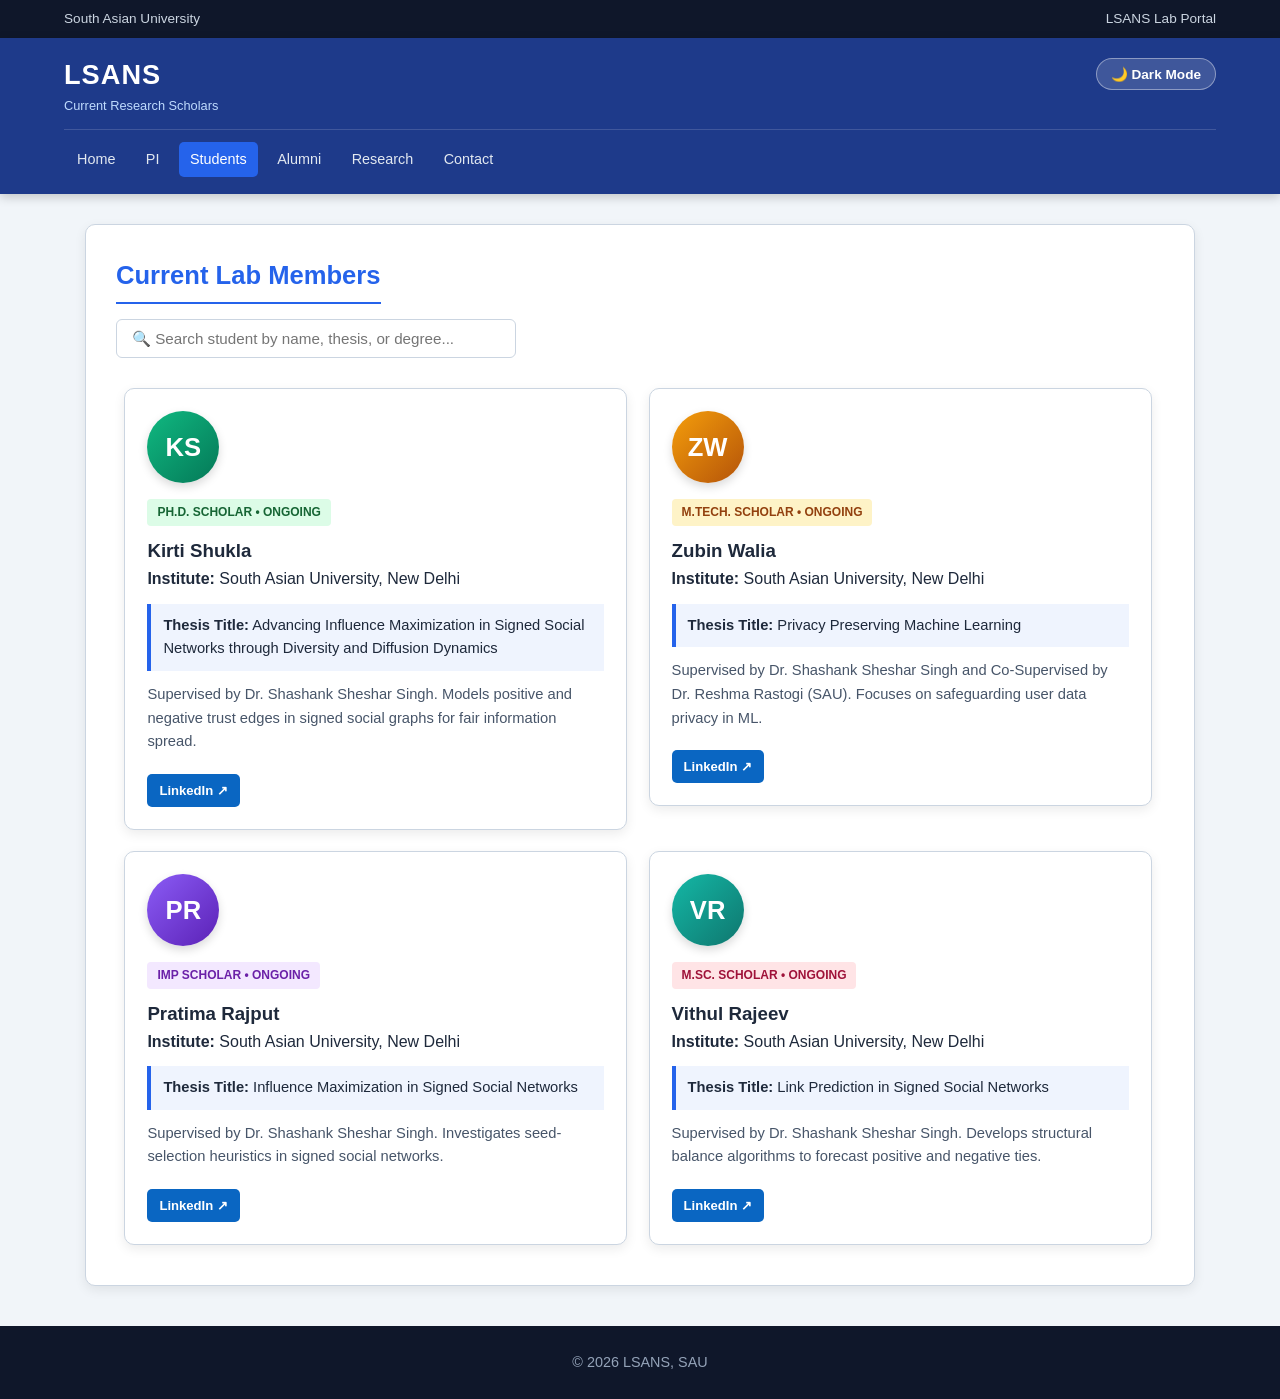
<file: students.html>
<!DOCTYPE html>
<html lang="en">
<head>
    <meta charset="UTF-8">
    <title>Current Students | LSANS</title>
    <link rel="stylesheet" href="style.css">
</head>
<body>
    <div class="top-bar"><div class="top-bar-left">South Asian University</div><div class="top-bar-right">LSANS Lab Portal</div></div>
    <header class="site-header">
        <div class="lab-brand"><h1>LSANS</h1><p>Current Research Scholars</p></div>
        <button id="themeBtn" class="theme-toggle" onclick="toggleTheme()">🌙 Dark Mode</button>
        <nav class="navbar">
            <a href="index.html" class="nav-link">Home</a>
            <a href="pi.html" class="nav-link">PI</a>
            <a href="students.html" class="nav-link active">Students</a>
            <a href="alumni.html" class="nav-link">Alumni</a>
            <a href="research.html" class="nav-link">Research</a>
            <a href="contact.html" class="nav-link">Contact</a>
        </nav>
    </header>

    <main class="container">
        <section class="card-section">
            <h2 class="section-title">Current Lab Members</h2>
            <br>
            <input type="text" id="searchInput" class="search-box" onkeyup="filterCards()" placeholder="🔍 Search student by name, thesis, or degree...">
            <br>

            <div class="member-card searchable-card">
                <div class="avatar-circle av-green">KS</div>
                <span class="role-tag tag-phd">Ph.D. Scholar • Ongoing</span>
                <h3>Kirti Shukla</h3>
                <p><strong>Institute:</strong> South Asian University, New Delhi</p>
                <div class="thesis-box"><strong>Thesis Title:</strong> Advancing Influence Maximization in Signed Social Networks through Diversity and Diffusion Dynamics</div>
                <p class="bio-text">Supervised by Dr. Shashank Sheshar Singh. Models positive and negative trust edges in signed social graphs for fair information spread.</p>
                <div class="social-links">
                    <a href="https://www.linkedin.com/in/kirti-shukla-63b4a2383/" target="_blank" class="social-btn linkedin-btn">LinkedIn ↗</a>
                </div>
            </div>

            <div class="member-card searchable-card">
                <div class="avatar-circle av-orange">ZW</div>
                <span class="role-tag tag-mtech">M.Tech. Scholar • Ongoing</span>
                <h3>Zubin Walia</h3>
                <p><strong>Institute:</strong> South Asian University, New Delhi</p>
                <div class="thesis-box"><strong>Thesis Title:</strong> Privacy Preserving Machine Learning</div>
                <p class="bio-text">Supervised by Dr. Shashank Sheshar Singh and Co-Supervised by Dr. Reshma Rastogi (SAU). Focuses on safeguarding user data privacy in ML.</p>
                <div class="social-links">
                    <a href="https://www.linkedin.com/in/zubin-walia/" target="_blank" class="social-btn linkedin-btn">LinkedIn ↗</a>
                </div>
            </div>

            <div class="member-card searchable-card">
                <div class="avatar-circle av-purple">PR</div>
                <span class="role-tag tag-imp">IMP Scholar • Ongoing</span>
                <h3>Pratima Rajput</h3>
                <p><strong>Institute:</strong> South Asian University, New Delhi</p>
                <div class="thesis-box"><strong>Thesis Title:</strong> Influence Maximization in Signed Social Networks</div>
                <p class="bio-text">Supervised by Dr. Shashank Sheshar Singh. Investigates seed-selection heuristics in signed social networks.</p>
                <div class="social-links">
                    <a href="https://www.linkedin.com/in/pratima-rajput-22a382112/" target="_blank" class="social-btn linkedin-btn">LinkedIn ↗</a>
                </div>
            </div>

            <div class="member-card searchable-card">
                <div class="avatar-circle av-teal">VR</div>
                <span class="role-tag tag-msc">M.Sc. Scholar • Ongoing</span>
                <h3>Vithul Rajeev</h3>
                <p><strong>Institute:</strong> South Asian University, New Delhi</p>
                <div class="thesis-box"><strong>Thesis Title:</strong> Link Prediction in Signed Social Networks</div>
                <p class="bio-text">Supervised by Dr. Shashank Sheshar Singh. Develops structural balance algorithms to forecast positive and negative ties.</p>
                <div class="social-links">
                    <a href="https://www.linkedin.com/in/vithulrajeev11pytensor/" target="_blank" class="social-btn linkedin-btn">LinkedIn ↗</a>
                </div>
            </div>
        </section>
    </main>

    <footer class="site-footer"><p>© 2026 LSANS, SAU</p></footer>
    <button id="backToTop" onclick="scrollToTop()">↑</button>
    <script src="script.js"></script>
</body>
</html>
</file>
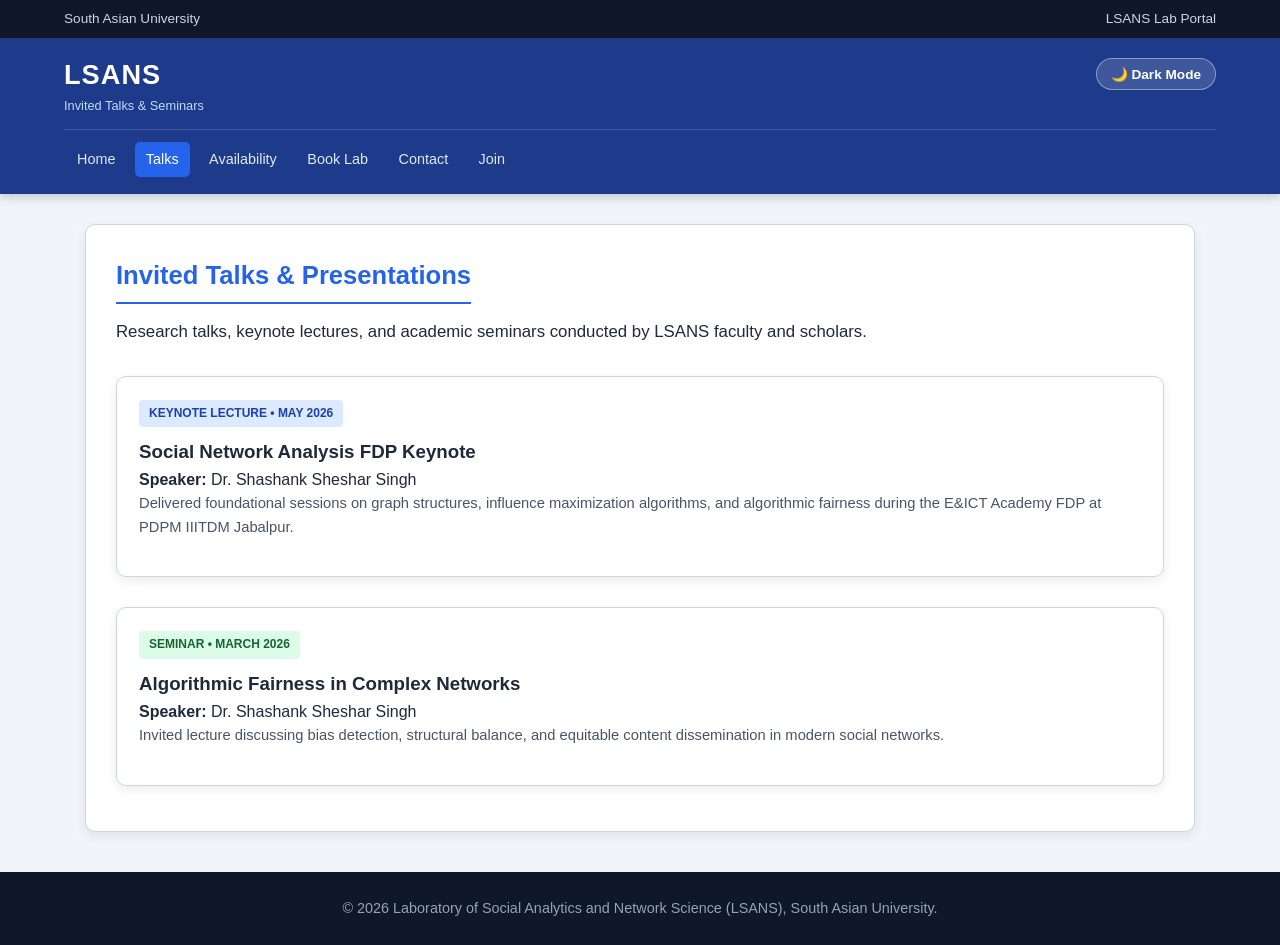
<file: talks.html>
<!DOCTYPE html>
<html lang="en">
<head>
    <meta charset="UTF-8">
    <title>Talks & Seminars | LSANS</title>
    <link rel="stylesheet" href="style.css">
</head>
<body>
    <div class="top-bar">
        <div class="top-bar-left">South Asian University</div>
        <div class="top-bar-right">LSANS Lab Portal</div>
    </div>

    <header class="site-header">
        <div class="lab-brand">
            <h1>LSANS</h1>
            <p>Invited Talks & Seminars</p>
        </div>
        <button id="themeBtn" class="theme-toggle" onclick="toggleTheme()">🌙 Dark Mode</button>
        <nav class="navbar">
            <a href="index.html" class="nav-link">Home</a>
            <a href="talks.html" class="nav-link active">Talks</a>
            <a href="availability.html" class="nav-link">Availability</a>
            <a href="book-lab.html" class="nav-link">Book Lab</a>
            <a href="contact.html" class="nav-link">Contact</a>
            <a href="join.html" class="nav-link">Join</a>
        </nav>
    </header>

    <main class="container">
        <section class="card-section">
            <h2 class="section-title">Invited Talks & Presentations</h2>
            <p class="lead-text">Research talks, keynote lectures, and academic seminars conducted by LSANS faculty and scholars.</p>
            
            <div class="member-card" style="width: 100%; margin: 15px 0;">
                <span class="role-tag tag-pi">Keynote Lecture • May 2026</span>
                <h3>Social Network Analysis FDP Keynote</h3>
                <p class="qual-text"><strong>Speaker:</strong> Dr. Shashank Sheshar Singh</p>
                <p class="bio-text">Delivered foundational sessions on graph structures, influence maximization algorithms, and algorithmic fairness during the E&ICT Academy FDP at PDPM IIITDM Jabalpur.</p>
            </div>

            <div class="member-card" style="width: 100%; margin: 15px 0;">
                <span class="role-tag tag-phd">Seminar • March 2026</span>
                <h3>Algorithmic Fairness in Complex Networks</h3>
                <p class="qual-text"><strong>Speaker:</strong> Dr. Shashank Sheshar Singh</p>
                <p class="bio-text">Invited lecture discussing bias detection, structural balance, and equitable content dissemination in modern social networks.</p>
            </div>
        </section>
    </main>

    <footer class="site-footer">
        <p>© 2026 Laboratory of Social Analytics and Network Science (LSANS), South Asian University.</p>
    </footer>
    <button id="backToTop" onclick="scrollToTop()">↑</button>
    <script src="script.js"></script>
</body>
</html>
</file>
<file: style.css>
/* Theme Variables - Light Mode (Default) */
:root {
    --bg-body: #f1f5f9;
    --bg-card: #ffffff;
    --bg-top: #0f172a;
    --bg-header: #1e3a8a;
    --text-main: #1e293b;
    --text-muted: #475569;
    --accent: #2563eb;
    --accent-hover: #1d4ed8;
    --border-color: #cbd5e1;
    --shadow: 0 4px 12px rgba(0, 0, 0, 0.08);
}

/* Dark Mode Variables */
body.dark-mode {
    --bg-body: #0b1120;
    --bg-card: #1e293b;
    --bg-top: #020617;
    --bg-header: #172554;
    --text-main: #f8fafc;
    --text-muted: #94a3b8;
    --accent: #3b82f6;
    --accent-hover: #60a5fa;
    --border-color: #334155;
    --shadow: 0 4px 15px rgba(0, 0, 0, 0.4);
}

* {
    box-sizing: border-box;
    margin: 0;
    padding: 0;
    font-family: 'Segoe UI', Tahoma, Geneva, Verdana, sans-serif;
    transition: background-color 0.3s ease, color 0.3s ease, border-color 0.3s ease;
}

body {
    background-color: var(--bg-body);
    color: var(--text-main);
    line-height: 1.6;
}

/* Top Bar */
.top-bar {
    background: var(--bg-top);
    color: #cbd5e1;
    font-size: 0.85rem;
    padding: 8px 5%;
    overflow: hidden;
}

.top-bar-left { float: left; }
.top-bar-right { float: right; }

/* Header & Navigation */
.site-header {
    background: var(--bg-header);
    color: #ffffff;
    padding: 15px 5%;
    position: sticky;
    top: 0;
    z-index: 1000;
    box-shadow: 0 3px 10px rgba(0,0,0,0.2);
}

.lab-brand {
    display: inline-block;
    vertical-align: middle;
}

.lab-brand h1 {
    font-size: 1.7rem;
    letter-spacing: 1px;
}

.lab-brand p {
    font-size: 0.8rem;
    color: #bfdbfe;
}

/* Dark Mode Toggle Button */
.theme-toggle {
    float: right;
    background: rgba(255, 255, 255, 0.15);
    color: #ffffff;
    border: 1px solid rgba(255, 255, 255, 0.4);
    padding: 7px 14px;
    border-radius: 20px;
    cursor: pointer;
    font-weight: 600;
    font-size: 0.85rem;
    margin-top: 5px;
}

.theme-toggle:hover {
    background: rgba(255, 255, 255, 0.3);
}

.navbar {
    margin-top: 12px;
    padding-top: 10px;
    border-top: 1px solid rgba(255,255,255,0.15);
}

.nav-link {
    display: inline-block;
    color: #e2e8f0;
    text-decoration: none;
    font-size: 0.9rem;
    padding: 6px 11px;
    margin: 2px;
    border-radius: 5px;
}

.nav-link:hover, .nav-link.active {
    background: var(--accent);
    color: #ffffff;
}

/* Hero Banner */
.hero-section, .page-banner {
    background: linear-gradient(135deg, #1e3a8a, #0f172a);
    color: #ffffff;
    padding: 60px 5%;
    text-align: center;
}

.badge {
    background: rgba(59, 130, 246, 0.25);
    border: 1px solid #60a5fa;
    padding: 5px 15px;
    border-radius: 20px;
    font-size: 0.85rem;
    display: inline-block;
    margin-bottom: 15px;
}

.hero-section h2, .page-banner h2 {
    font-size: 2.2rem;
    margin-bottom: 15px;
}

.hero-section p, .page-banner p {
    max-width: 780px;
    margin: 0 auto 25px auto;
    color: #cbd5e1;
    font-size: 1.05rem;
}

/* Buttons */
.btn {
    display: inline-block;
    padding: 10px 22px;
    border-radius: 6px;
    text-decoration: none;
    font-weight: 600;
    margin: 5px;
    cursor: pointer;
    border: none;
}

.btn-primary { background: var(--accent); color: #ffffff; }
.btn-primary:hover { background: var(--accent-hover); transform: translateY(-2px); }
.btn-outline { border: 2px solid #ffffff; color: #ffffff; background: transparent; }
.btn-outline:hover { background: #ffffff; color: #0f172a; }

/* Container & Cards */
.container {
    max-width: 1150px;
    margin: 30px auto;
    padding: 0 20px;
}

.card-section {
    background: var(--bg-card);
    border: 1px solid var(--border-color);
    border-radius: 10px;
    padding: 30px;
    margin-bottom: 25px;
    box-shadow: var(--shadow);
}

.section-title {
    color: var(--accent);
    font-size: 1.6rem;
    margin-bottom: 15px;
    border-bottom: 2px solid var(--accent);
    padding-bottom: 6px;
    display: inline-block;
}

.lead-text {
    font-size: 1.05rem;
    margin-bottom: 15px;
}

/* Styled Initials Avatars */
.avatar-circle {
    width: 72px;
    height: 72px;
    border-radius: 50%;
    color: #ffffff;
    font-size: 1.6rem;
    font-weight: bold;
    line-height: 72px;
    text-align: center;
    margin-bottom: 15px;
    box-shadow: 0 4px 10px rgba(0,0,0,0.15);
    transition: transform 0.3s ease;
}

.member-card:hover .avatar-circle {
    transform: scale(1.08) rotate(3deg);
}

.av-blue { background: linear-gradient(135deg, #2563eb, #1e40af); }
.av-green { background: linear-gradient(135deg, #10b981, #047857); }
.av-purple { background: linear-gradient(135deg, #8b5cf6, #5b21b6); }
.av-orange { background: linear-gradient(135deg, #f59e0b, #b45309); }
.av-teal { background: linear-gradient(135deg, #14b8a6, #0f766e); }

/* Member & Research Cards */
.member-card, .research-card {
    display: inline-block;
    vertical-align: top;
    width: 48%;
    margin: 1% 0.8%;
    background: var(--bg-card);
    border: 1px solid var(--border-color);
    border-radius: 10px;
    padding: 22px;
    box-shadow: var(--shadow);
    transition: transform 0.25s ease, border-color 0.25s ease;
}

.member-card:hover, .research-card:hover {
    transform: translateY(-5px);
    border-color: var(--accent);
}

.research-card.highlighted-card {
    border: 2px solid var(--accent);
    background: rgba(37, 99, 235, 0.08);
}

.card-num {
    font-size: 1.2rem;
    font-weight: bold;
    color: var(--accent);
    display: block;
    margin-bottom: 5px;
}

/* Role Badges */
.role-tag {
    font-size: 0.75rem;
    font-weight: 700;
    text-transform: uppercase;
    padding: 4px 10px;
    border-radius: 4px;
    display: inline-block;
    margin-bottom: 10px;
}

.tag-pi { background: #dbeafe; color: #1e40af; }
.tag-phd { background: #dcfce7; color: #166534; }
.tag-mtech { background: #fef3c7; color: #92400e; }
.tag-imp { background: #f3e8ff; color: #6b21a8; }
.tag-msc { background: #ffe4e6; color: #9f1239; }
.tag-alumni { background: #e2e8f0; color: #334155; }

.thesis-box {
    background: rgba(37, 99, 235, 0.07);
    border-left: 4px solid var(--accent);
    padding: 10px 12px;
    margin: 12px 0;
    font-size: 0.92rem;
}

.bio-text {
    font-size: 0.92rem;
    color: var(--text-muted);
    margin-bottom: 15px;
}

/* Social Buttons */
.social-links {
    margin-top: 12px;
}

.social-btn {
    display: inline-block;
    padding: 6px 12px;
    border-radius: 5px;
    text-decoration: none;
    font-size: 0.82rem;
    font-weight: 600;
    margin-right: 6px;
    margin-top: 5px;
}

.linkedin-btn { background: #0a66c2; color: #ffffff; }
.github-btn { background: #24292e; color: #ffffff; }
.sau-btn { background: #475569; color: #ffffff; }

/* Search Input */
.search-box {
    width: 100%;
    max-width: 400px;
    padding: 10px 15px;
    border: 1px solid var(--border-color);
    border-radius: 6px;
    background: var(--bg-card);
    color: var(--text-main);
    font-size: 0.95rem;
    margin-bottom: 20px;
}

/* Tables */
.styled-table {
    width: 100%;
    border-collapse: collapse;
    margin-top: 15px;
}

.styled-table th, .styled-table td {
    padding: 12px 15px;
    border-bottom: 1px solid var(--border-color);
    text-align: left;
}

.styled-table th {
    background: var(--bg-header);
    color: #ffffff;
}

/* Forms */
.form-group { margin-bottom: 15px; }
.form-group label { display: block; font-weight: 600; margin-bottom: 5px; }
.form-group input, .form-group textarea, .form-group select {
    width: 100%;
    padding: 10px;
    border: 1px solid var(--border-color);
    border-radius: 5px;
    background: var(--bg-card);
    color: var(--text-main);
}

/* Footer */
.site-footer {
    background: var(--bg-top);
    color: #94a3b8;
    text-align: center;
    padding: 25px 5%;
    margin-top: 40px;
    font-size: 0.9rem;
}

#backToTop {
    position: fixed;
    bottom: 25px;
    right: 25px;
    background: var(--accent);
    color: #ffffff;
    border: none;
    border-radius: 50%;
    width: 45px;
    height: 45px;
    font-size: 1.2rem;
    cursor: pointer;
    display: none;
    box-shadow: 0 4px 10px rgba(0,0,0,0.3);
    z-index: 999;
}

@media (max-width: 768px) {
    .member-card, .research-card {
        width: 100%;
        margin: 10px 0;
    }
}
</file>
